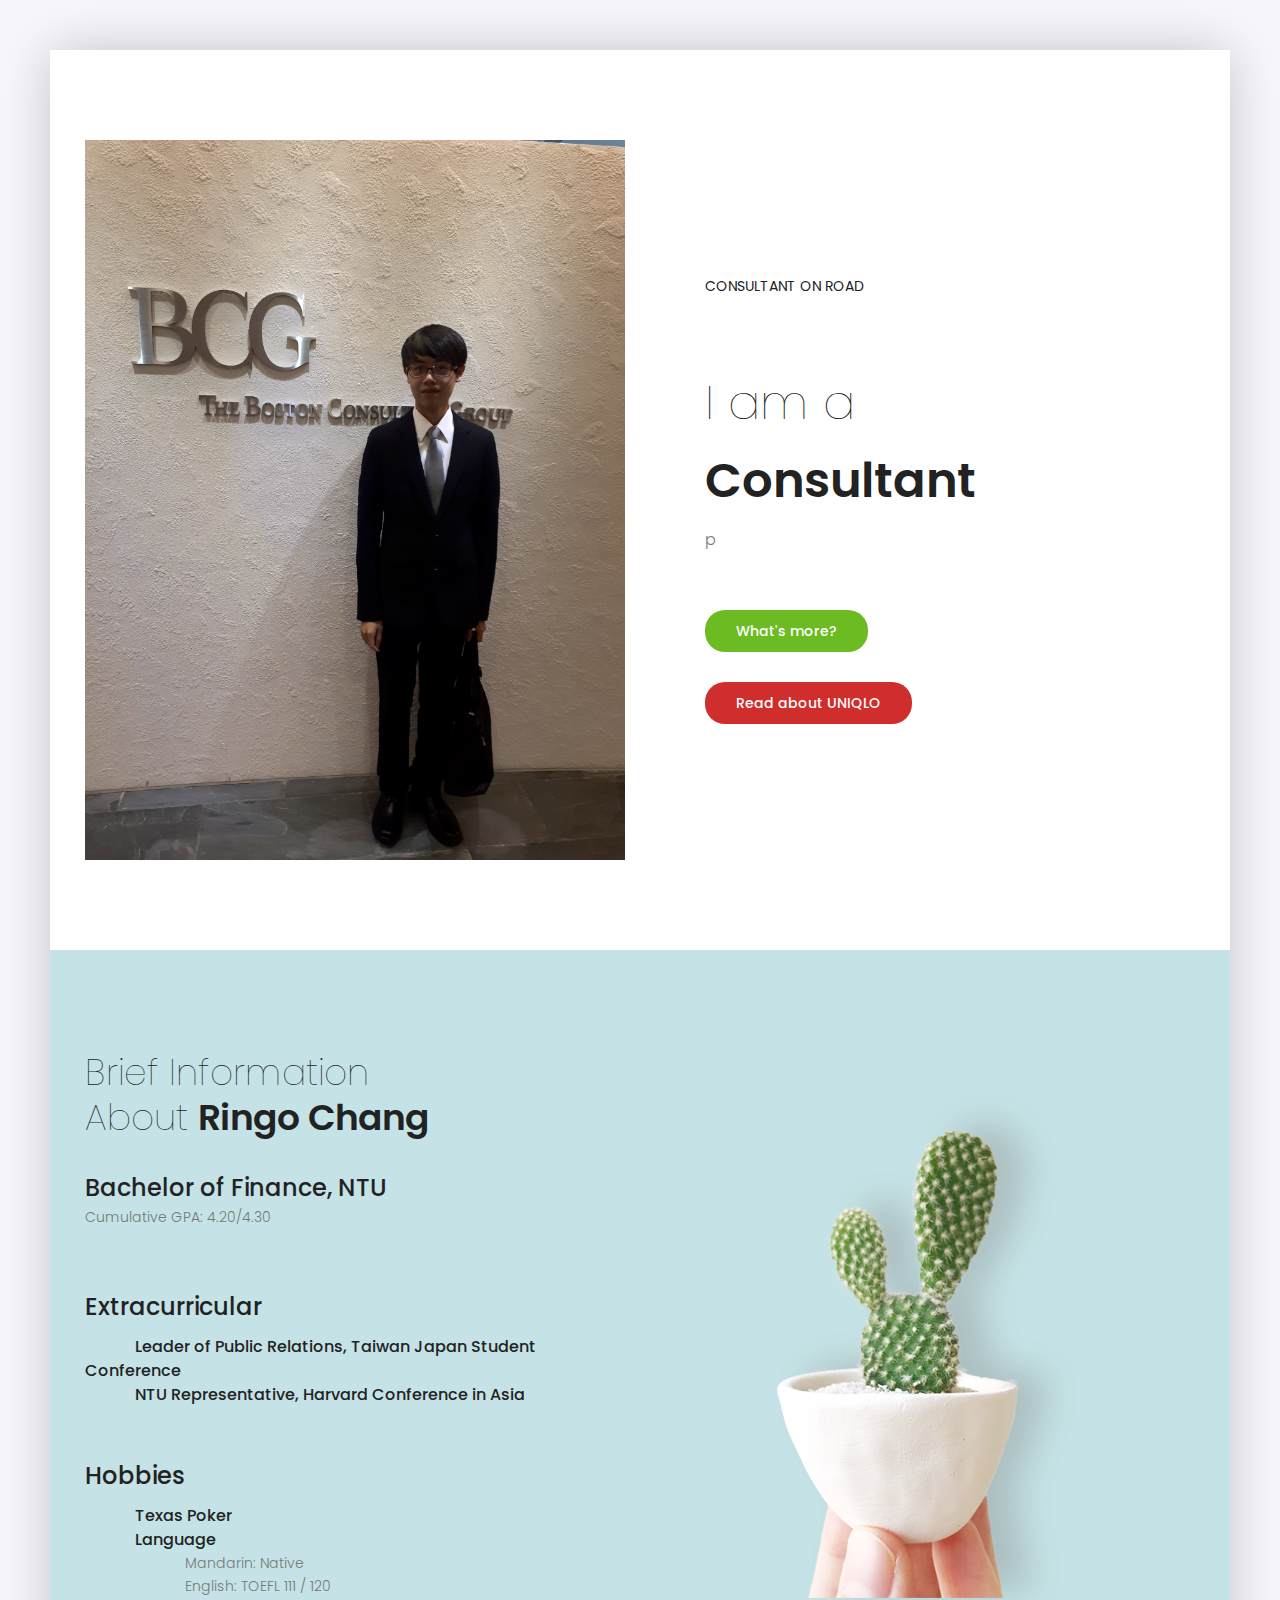
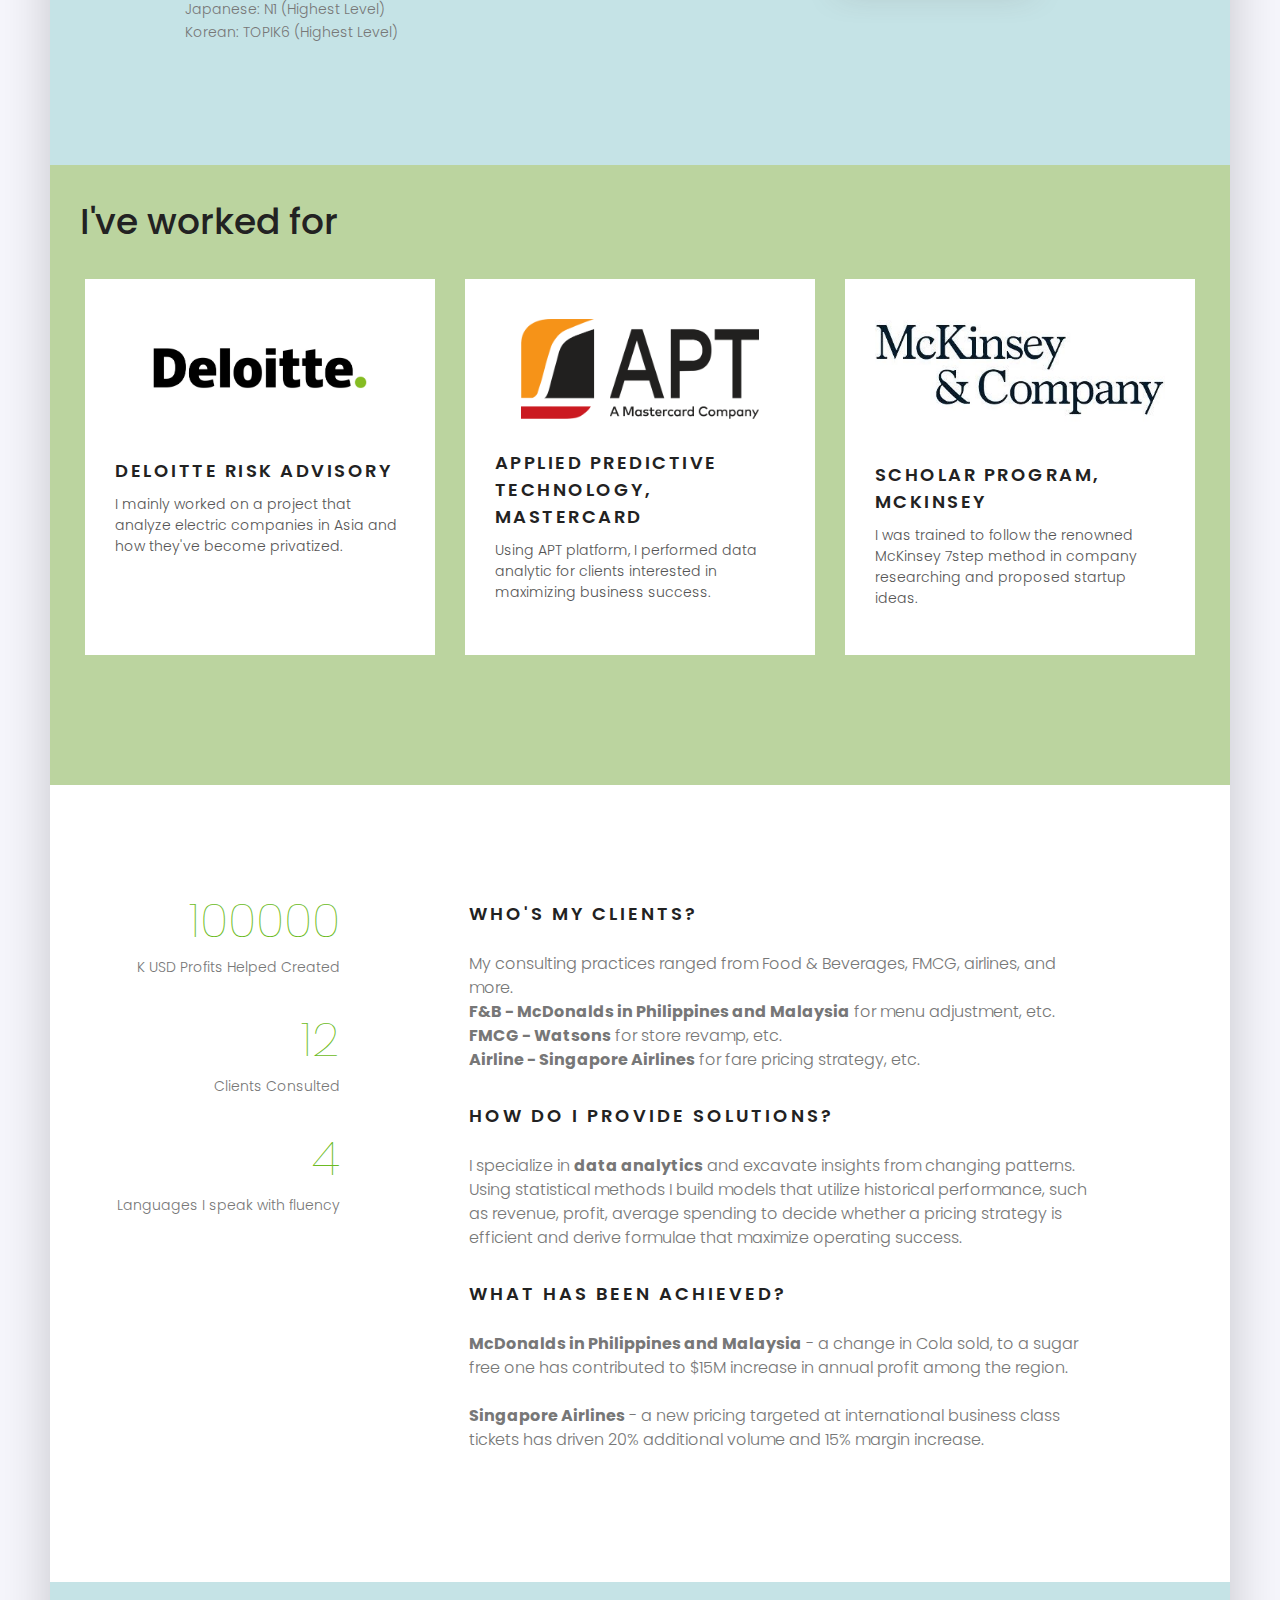
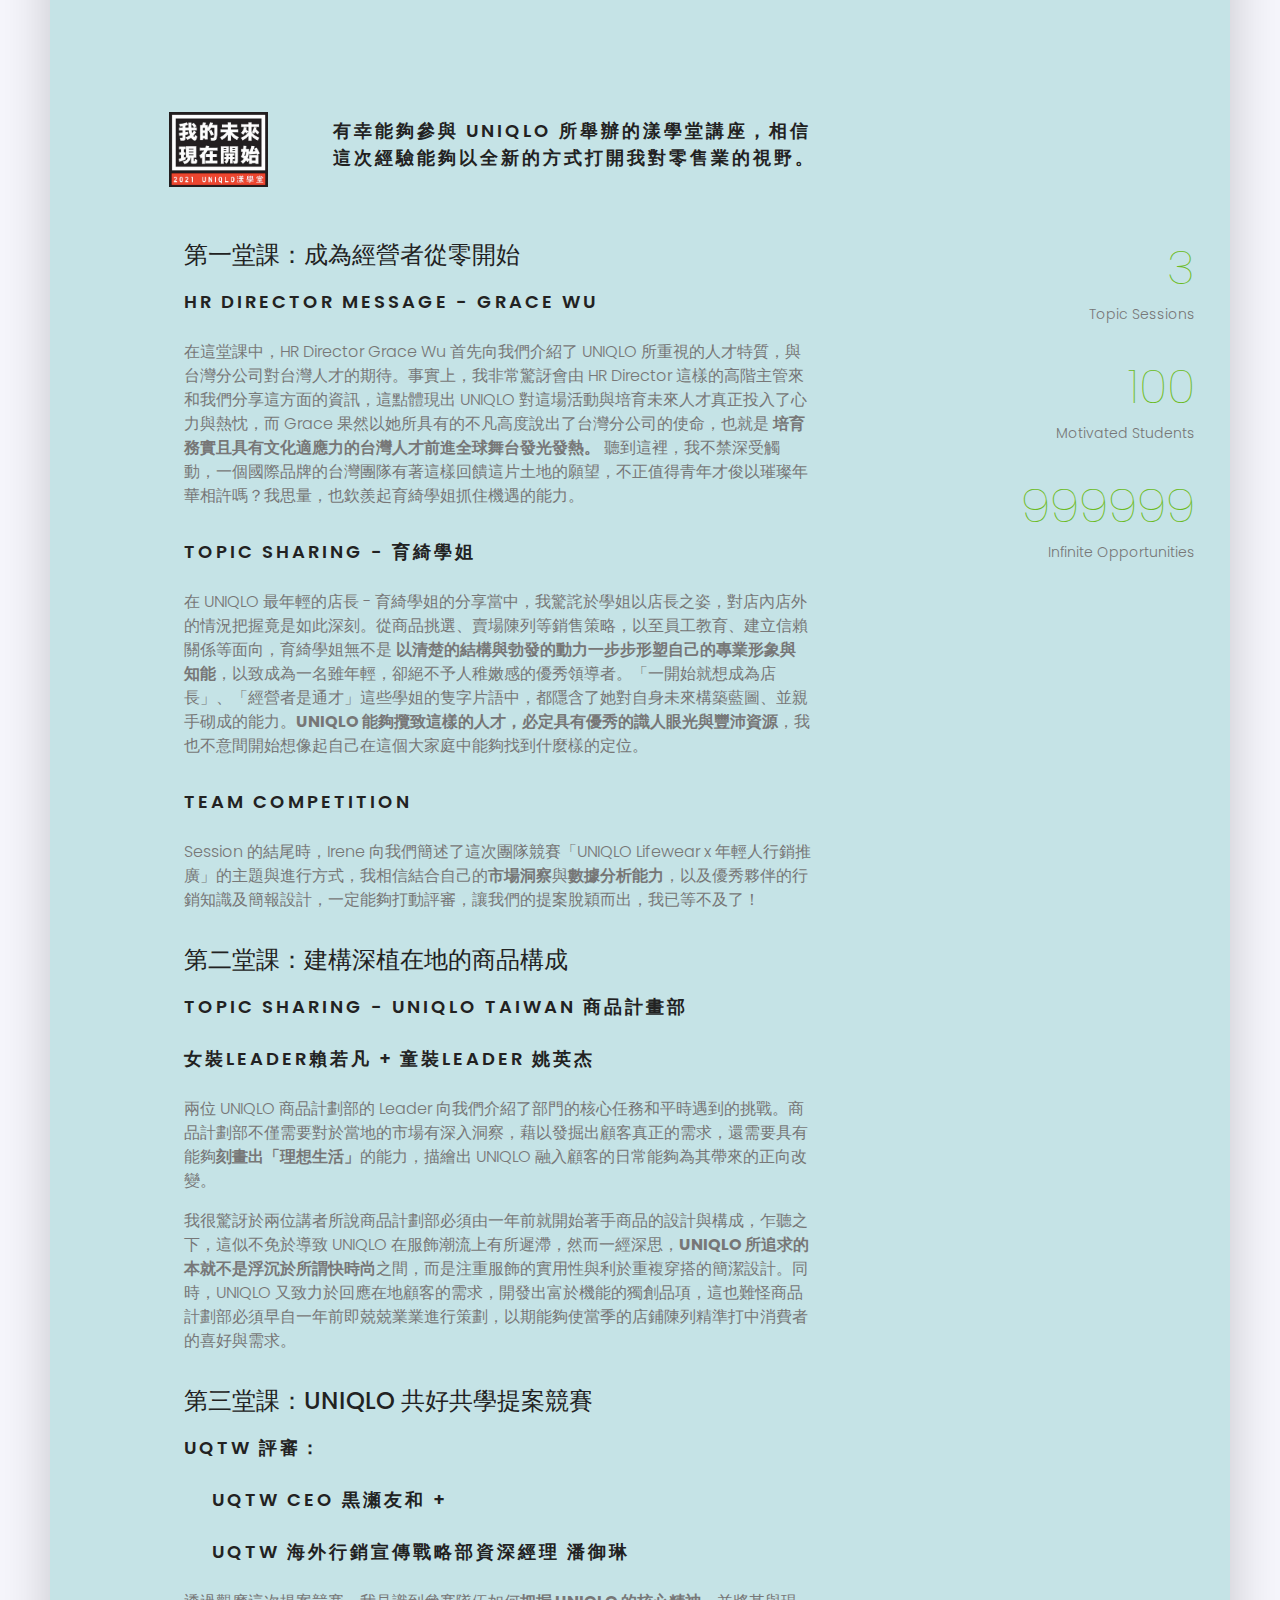
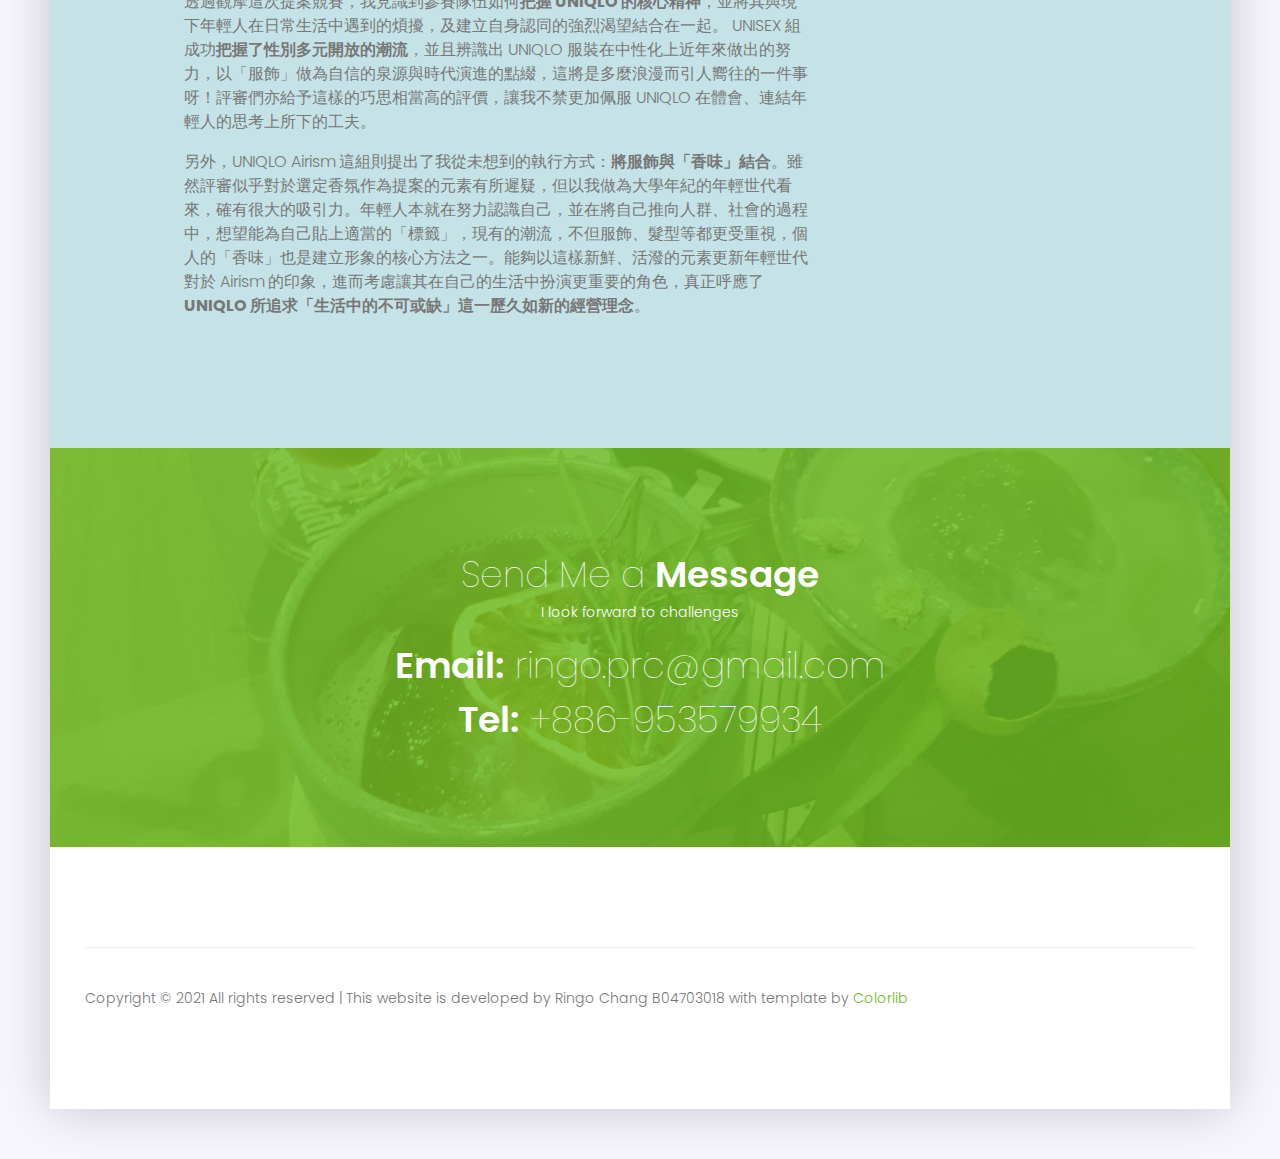
<file: index.html>
<html lang="en" class="no-js">

<head>

    <meta name="viewport" content="width=device-width, initial-scale=1, shrink-to-fit=no">
    <meta name="description" content="">
    <meta name="keywords" content="">
    <meta charset="UTF-8">

    <title>Ringo Chang</title>
    <link href="https://fonts.googleapis.com/css?family=Poppins:100,300,500" rel="stylesheet">

    <!-- BootStrap css etc -->
    <link rel="stylesheet" href="css/linearicons.css">
    <link rel="stylesheet" href="css/owl.carousel.css">
    <link rel="stylesheet" href="css/font-awesome.min.css">
    <link rel="stylesheet" href="css/nice-select.css">
    <link rel="stylesheet" href="css/magnific-popup.css">
    <link rel="stylesheet" href="css/bootstrap.css">

    <!-- Custom css -->
    <link rel="stylesheet" href="css/main.css">

</head>

<body>
    <div class="oz-body-wrap">

        <section class="banner-area relative">
            <div class="container">
                <div class="row fullscreen align-items-center justify-content-center" style="height: 561px;">
                    <div class="banner-left col-lg-6">
                        <!-- Carousel -->
                        <div id="carouselExampleSlidesOnly" class="carousel slide" data-ride="carousel">
                            <div class="carousel-inner">
                                <div class="carousel-item active">
                                    <img src="img/profile1.jpg" class="d-block w-100" alt="2">
                                </div>
                                <div class="carousel-item">
                                    <img src="img/profile2.jpg" class="d-block w-100" alt="2">
                                </div>
                            </div>
                        </div>
                    </div>
                    <div class="col-lg-6">
                        <!-- Typing Area -->
                        <div class="story-content" style="
                                margin-left: 50px;">
                            <h6 class="text-uppercase">Consultant on Road</h6>
                            <h1 id="demo"><br></h1>
                            <h1><span id="demo1" class="sp-1"></span></h1>
                            <p id="demo2"><span class="sp-2"></span></p>
                            <div>
                            	<a href="#" id="demo-button" class="genric-btn primary circle arrow" style="margin-bottom: 30px">What's more?</a>
                            </div>
                            <div>
                            	<a href="#uniqlo" id="demo-button1" class="genric-btn primary circle arrow button-uniqlo" style="background: #d02d2d;">Read about UNIQLO</a>
                            </div>
                        </div>
                    </div>
                </div>
            </div>
        </section>

        <section class="about-area pt-100 pb-100">
            <div class="container">
                <div class="row align-items-center">
                    <div class="col-lg-6">
                        <div class="story-content">

                            <h2>Brief Information <br> About <span>Ringo Chang</span></h2>

                            <h3 class="mt-30">Bachelor of Finance, NTU</h3>
                            <p>Cumulative GPA: 4.20/4.30</p>

                            <h3 class="mt-30" style="margin-bottom: 10px;">Extracurricular</h3>
                            <h5><span style="padding-left: 50px;">Leader of Public Relations, Taiwan Japan Student Conference</span></h5>
                            <h5><span style="padding-left: 50px;">NTU Representative, Harvard Conference in Asia</span></h5>
                            <br>

                            <h3 class="mt-30" style="margin-bottom: 10px;">Hobbies</h3>
                            <h5><span style="padding-left: 50px;">Texas Poker</span></h5>
                            <h5><span style="padding-left: 50px;">Language</span></h5>
                            <p class="p_language">Mandarin: Native</p>
                            <p class="p_language">English: TOEFL 111 / 120</p>
                            <p class="p_language">Japanese: N1 (Highest Level)</p>
                            <p class="p_language">Korean: TOPIK6 (Highest Level)</p>
                            <br>


                        </div>
                    </div>
                    <div class="col-lg-6">
                        <img class="img-fluid d-flex mx-auto" src="img/about.png" alt="">
                    </div>
                </div>
            </div>
        </section>

        <section class="feature-area relative work-main">
            <div class="row" style="margin-left: 30px;">
                <h1>I've worked for</h1>
            </div>
        </section>

        <section class="feature-area pb-100  relative">
            <div class="overlay overlay-bg"></div>
            <div class="container">

                <div class="row">
                    <div class="col-lg-4 col-sm-6 d-flex align-items-stretch">
                        <div class="single-feature">
                            <div>
                                <img class="img-fluid d-flex mx-auto" src="img/logo1.jpg" alt="">
                            </div>
                            <div class="desc">
                                <h2 class="text-uppercase">Deloitte Risk Advisory</h2>
                                <p>
                                    I mainly worked on a project that analyze electric companies in Asia and how they've become privatized.
                                </p>
                            </div>
                        </div>
                    </div>
                    <div class="col-lg-4 col-sm-6 d-flex align-items-stretch">
                        <div class="single-feature">
                            <div>
                                <img class="img-fluid d-flex mx-auto" src="img/logo2.jpg" alt="" style="
                                    height: 100px;
                                    margin-top: 10px;
                                    margin-bottom: 10px;
                                ">
                            </div>
                            <div class="desc">

                                <h2 class="text-uppercase">Applied Predictive Technology, MasterCard</h2>
                                <p>
                                    Using APT platform, I performed data analytic for clients interested in maximizing business success.
                                </p>
                            </div>
                        </div>
                    </div>
                    <div class="col-lg-4 col-sm-6 d-flex align-items-stretch">
                        <div class="single-feature">
                            <div>
                                <img class="img-fluid d-flex mx-auto" src="img/logo3.jpg" alt="">
                            </div>
                            <div class="desc">
                                <h2 class="text-uppercase">Scholar Program,<br>McKinsey</h2>
                                <p>
                                    I was trained to follow the renowned McKinsey 7step method in company researching and proposed startup ideas.
                                </p>
                            </div>
                        </div>
                    </div>
                </div>
            </div>
        </section>

        <section class="faq-area pt-100 pb-100">
            <div class="container">
                <div class="row">
                    <div class="counter-left col-lg-3 col-md-3">

                        <!-- First Counter -->
                        <div class="single-facts">
                            <h2 class="counter">100000</h2>
                            <p>K USD Profits Helped Created</p>
                        </div>

                        <!-- Second Counter -->
                        <div class="single-facts">
                            <h2 class="counter">12</h2>
                            <p>Clients Consulted</p>
                        </div>

                        <!-- Third Counter -->
                        <div class="single-facts">
                            <h2 class="counter">4</h2>
                            <p>Languages I speak with fluency</p>
                        </div>
                    </div>

                    <div class="faq-content col-lg-9 col-md-9">
                        <div class="single-faq">
                            <h2 class="text-uppercase">Who's my clients?</h2>
                            <p>
                                My consulting practices ranged from Food &amp; Beverages, FMCG, airlines, and more. <br> <span style="
                                font-weight: bold;
                            ">F&amp;B - McDonalds in Philippines and Malaysia</span> for menu adjustment, etc. <br> <span style="
    font-weight: bold;
">FMCG - Watsons</span> for store revamp, etc. <br> <span style="
                                font-weight: bold;
                            ">Airline - Singapore Airlines</span> for fare pricing strategy, etc.
                            </p>

                        </div>
                        <div class="single-faq">
                            <h2 class="text-uppercase">How do I provide solutions?</h2>
                            <p>
                                I specialize in <span style="
                                font-weight: bold;
                            ">data analytics</span> and excavate insights from changing patterns. Using statistical methods I build models that utilize historical performance, such as revenue, profit, average spending to decide whether a pricing strategy
                                is efficient and derive formulae that maximize operating success.
                            </p>
                        </div>
                        <div class="single-faq">
                            <h2 class="text-uppercase">What has been achieved?</h2>
                            <p>
                                <span style="
                                font-weight: bold;
                            ">McDonalds in Philippines and Malaysia</span> - a change in Cola sold, to a sugar free one has contributed to $15M increase in annual profit among the region.<br><br> <span style="
                                font-weight: bold;
                            ">Singapore Airlines</span> - a new pricing targeted at international business class tickets has driven 20% additional volume and 15% margin increase.
                            </p>
                        </div>
                    </div>
                </div>
            </div>
        </section>

        <section id="uniqlo" class="faq-area pt-100 pb-100" style="background: rgb(197 227 230);">
            <div class="container">
                <div class="row">

                    <div class="faq-content col-lg-9 col-md-9">

                    	<div class="row">
	                    		<div class="faq-content col-lg-3 col-md-3" style="padding-left: 0px;">
	                    			<img class="img-fluid d-flex mx-auto" src="img/uniqlo_1.png" alt="" style="margin-bottom: 50px;margin-top: 30px;">
	                    		</div>
	                    		<div class="faq-content col-lg-9 col-md-9" style="
								    padding-top: 20px;
								    padding-left: 0px;
								    padding-right: 0px;
								">
								<h2 class="text-uppercase" style="
								    font-size: 18px;
								    font-weight: 600;
								    letter-spacing: 3px;
								    margin-top: 15px;
								    margin-bottom: 25px;
								">有幸能夠參與 UNIQLO 所舉辦的漾學堂講座，相信這次經驗能夠以全新的方式打開我對零售業的視野。</h2>
	                    		</div>
                    	</div>

                        	<div class="single-faq">
                          
                            <h3 class="text-uppercase">第一堂課：成為經營者從零開始</h2>
                            <h2 class="text-uppercase">HR Director Message - Grace Wu</h2>
                            <p>
                              
								在這堂課中，HR Director Grace Wu 首先向我們介紹了 UNIQLO 所重視的人才特質，與台灣分公司對台灣人才的期待。事實上，我非常驚訝會由 HR Director 這樣的高階主管來和我們分享這方面的資訊，這點體現出 UNIQLO 對這場活動與培育未來人才真正投入了心力與熱忱，而 Grace 果然以她所具有的不凡高度說出了台灣分公司的使命，也就是
  								<span style="font-weight: bold;">培育務實且具有文化適應力的台灣人才前進全球舞台發光發熱。</span>

                                聽到這裡，我不禁深受觸動，一個國際品牌的台灣團隊有著這樣回饋這片土地的願望，不正值得青年才俊以璀璨年華相許嗎？我思量，也欽羨起育綺學姐抓住機遇的能力。

                            </p>

                        </div>
                        <div class="single-faq">
                            <h2 class="text-uppercase">Topic Sharing - 育綺學姐</h2>
                            <p>
                                在 UNIQLO 最年輕的店長 - 育綺學姐的分享當中，我驚詫於學姐以店長之姿，對店內店外的情況把握竟是如此深刻。從商品挑選、賣場陳列等銷售策略，以至員工教育、建立信賴關係等面向，育綺學姐無不是
                                <span style="font-weight: bold;">以清楚的結構與勃發的動力一步步形塑自己的專業形象與知能</span>，以致成為一名雖年輕，卻絕不予人稚嫩感的優秀領導者。「一開始就想成為店長」、「經營者是通才」這些學姐的隻字片語中，都隱含了她對自身未來構築藍圖、並親手砌成的能力。<span style="font-weight: bold;">UNIQLO 能夠攬致這樣的人才，必定具有優秀的識人眼光與豐沛資源</span>，我也不意間開始想像起自己在這個大家庭中能夠找到什麼樣的定位。
                            </p>
                        </div>
                        <div class="single-faq">
                            <h2 class="text-uppercase">Team Competition</h2>
                            <p>
                            Session 的結尾時，Irene 向我們簡述了這次團隊競賽「UNIQLO Lifewear x 年輕人行銷推廣」的主題與進行方式，我相信結合自己的<span style="font-weight: bold;">市場洞察</span>與<span style="font-weight: bold;">數據分析能力</span>，以及優秀夥伴的行銷知識及簡報設計，一定能夠打動評審，讓我們的提案脫穎而出，我已等不及了！
                            </p>
                        </div>

                      <div class="single-faq">
                          
                            <h3 class="text-uppercase">第二堂課：建構深植在地的商品構成</h3>
                            <h2 class="text-uppercase">TOPIC SHARING - UNIQLO Taiwan 商品計畫部</h2>
                            <h2 class="text-uppercase">女裝Leader賴若凡 + 童裝Leader 姚英杰
							</h2>
                            <p>

                            	兩位 UNIQLO 商品計劃部的 Leader 向我們介紹了部門的核心任務和平時遇到的挑戰。商品計劃部不僅需要對於當地的市場有深入洞察，藉以發掘出顧客真正的需求，還需要具有能夠<span style="font-weight: bold;">刻畫出「理想生活」</span>的能力，描繪出 UNIQLO 融入顧客的日常能夠為其帶來的正向改變。
							</p>
							<p>
								我很驚訝於兩位講者所說商品計劃部必須由一年前就開始著手商品的設計與構成，乍聽之下，這似不免於導致 UNIQLO 在服飾潮流上有所遲滯，然而一經深思，<span style="font-weight: bold;">UNIQLO 所追求的本就不是浮沉於所謂快時尚</span>之間，而是注重服飾的實用性與利於重複穿搭的簡潔設計。同時，UNIQLO 又致力於回應在地顧客的需求，開發出富於機能的獨創品項，這也難怪商品計劃部必須早自一年前即兢兢業業進行策劃，以期能夠使當季的店鋪陳列精準打中消費者的喜好與需求。

                            </p>

                    </div>

                    <div class="single-faq">
                          
                            <h3 class="text-uppercase">第三堂課：UNIQLO 共好共學提案競賽</h3>
                            <h2 class="text-uppercase">UQTW 評審：</h2>
                            <h2 class="text-uppercase"> &nbsp;&nbsp;&nbsp;&nbsp;UQTW CEO 黒瀬友和 +
                            </h2>
                            <h2 class="text-uppercase"> &nbsp;&nbsp;&nbsp;&nbsp;UQTW 海外行銷宣傳戰略部資深經理 潘御琳
                            </h2>
                            <p>

                                透過觀摩這次提案競賽，我見識到參賽隊伍如何<span style="font-weight: bold;">把握 UNIQLO 的核心精神</span>，並將其與現下年輕人在日常生活中遇到的煩擾，及建立自身認同的強烈渴望結合在一起。
                                UNISEX 組成功<span style="font-weight: bold;">把握了性別多元開放的潮流</span>，並且辨識出 UNIQLO 服裝在中性化上近年來做出的努力，以「服飾」做為自信的泉源與時代演進的點綴，這將是多麼浪漫而引人嚮往的一件事呀！評審們亦給予這樣的巧思相當高的評價，讓我不禁更加佩服 UNIQLO 在體會、連結年輕人的思考上所下的工夫。

                            </p>
                            <p>
                                另外，UNIQLO Airism 這組則提出了我從未想到的執行方式：<span style="font-weight: bold;">將服飾與「香味」結合</span>。雖然評審似乎對於選定香氛作為提案的元素有所遲疑，但以我做為大學年紀的年輕世代看來，確有很大的吸引力。年輕人本就在努力認識自己，並在將自己推向人群、社會的過程中，想望能為自己貼上適當的「標籤」，現有的潮流，不但服飾、髮型等都更受重視，個人的「香味」也是建立形象的核心方法之一。能夠以這樣新鮮、活潑的元素更新年輕世代對於 Airism 的印象，進而考慮讓其在自己的生活中扮演更重要的角色，真正呼應了 <span style="font-weight: bold;">UNIQLO 所追求「生活中的不可或缺」這一歷久如新的經營理念</span>。

                            </p>

                    </div>
                    </div>

                    <div class="counter-left col-lg-3 col-md-3">

                        <!-- First Counter -->
                        <div class="single-facts" style="padding-top: 150px;">
                            <h2 class="counter">3</h2>
                            <p>Topic Sessions</p>
                        </div>

                        <!-- Second Counter -->
                        <div class="single-facts">
                            <h2 class="counter">100</h2>
                            <p>Motivated Students</p>
                        </div>

                        <!-- Third Counter -->
                        <div class="single-facts">
                            <h2 class="counter">999999</h2>
                            <p>Infinite Opportunities</p>
                        </div>
                    </div>
                </div>
            </div>
        </section>

        <section class="contact-area pt-100 pb-100 relative">
            <div class="overlay overlay-bg"></div>
            <div class="container">
                <div class="row justify-content-center text-center">
                    <div class="single-contact col-lg-6 col-md-8">
                        <h2 class="text-white">Send Me a <span>Message</span></h2>
                        <p class="text-white">I look forward to challenges</p>
                    </div>
                </div>

                <div class="row justify-content-center text-center">
                    <div class="single-contact col-lg-6 col-md-8">
                        <h2 class="text-white"><span>Email:</span> ringo.prc@gmail.com</h2>
                        <h2 class="text-white"><span>Tel:</span> +886-953579934</h2>
                    </div>
                </div>

            </div>
        </section>

        <footer class="section-gap">
            <div class="container">
                <div class="footer-bottom d-flex justify-content-between align-items-center flex-wrap">
                    <p class="footer-text m-0">Copyright © 2021 All rights reserved | This website is developed by Ringo Chang B04703018 with template by <a href="https://colorlib.com" target="_blank">Colorlib</a></p>
                </div>
            </div>
        </footer>

    </div>

    <script type="text/javascript" async="" src="https://www.google-analytics.com/analytics.js"></script>
    <script src="js/vendor/jquery-2.2.4.min.js" type="text/javascript"></script>
    <script src="https://cdnjs.cloudflare.com/ajax/libs/popper.js/1.11.0/umd/popper.min.js" integrity="sha384-b/U6ypiBEHpOf/4+1nzFpr53nxSS+GLCkfwBdFNTxtclqqenISfwAzpKaMNFNmj4" crossorigin="anonymous" type="text/javascript"></script>
    <script src="js/vendor/bootstrap.min.js" type="text/javascript"></script>
    <script src="js/jquery.ajaxchimp.min.js" type="text/javascript"></script>
    <script src="js/owl.carousel.min.js" type="text/javascript"></script>
    <script src="js/jquery.nice-select.min.js" type="text/javascript"></script>
    <script src="js/jquery.magnific-popup.min.js" type="text/javascript"></script>
    <script src="js/jquery.counterup.min.js" type="text/javascript"></script>
    <script src="js/waypoints.min.js" type="text/javascript"></script>
    <script src="js/main.js" type="text/javascript"></script>

    <script type="text/javascript">
        window.dataLayer = window.dataLayer || []

        /* This below is written by Ringo Chang*/
        var i = 0
        var j = 0
        var k = 0
        var t = 2
        var txt = 'I am a';
        var txt01 = 'Consultant'
        var txt11 = 'Value Creator'
        var txt21 = 'Language Learner'

        var txt02 = 'provide solutions to key business decisions'
        var txt12 = 'helped created $100M+ profit'
        var txt22 = 'speak 4 language with fluency'

        var speed = 50 /* The speed/duration of the effect in milliseconds */
        var speed1 = 80
        var speed2 = 30

        var this_txt = ''
        var this_txt2 = ''

        /* print first line: 'I am a' */
        function typeWriter(t) {

            console.log('HERE0:' + t)

            if (i < txt.length) {
                document.getElementById("demo").innerHTML += txt.charAt(i);
                i++;
                setTimeout("typeWriter(" + t + ")", speed);
            }
            if (i == txt.length) {
                typeWriter1(t)
                i++
            }
        }

        /* print second line: ex:'Consultant' */
        function typeWriter1(t) {

            console.log('HERE1:' + t)

            if (t == 0) {
                this_txt = txt11
            } else if (t == 1) {
                this_txt = txt21
            } else if (t == 2) {
                this_txt = txt01
            }

            if (j < this_txt.length) {
                document.getElementById("demo1").innerHTML += this_txt.charAt(j);
                j++;
                setTimeout("typeWriter1(" + t + ")", speed1);
            }
            if (j == this_txt.length) {
                typeWriter2(t)
                j++
            }
        }

        /* print third line: ex:'provide solutions...' */
        function typeWriter2(t) {

            if (t == 0) {
                this_txt2 = txt12
            } else if (t == 1) {
                this_txt2 = txt22
            } else if (t == 2) {
                this_txt2 = txt02
            }

            if (k < this_txt2.length) {
                document.getElementById("demo2").innerHTML += this_txt2.charAt(k);
                k++;
                setTimeout("typeWriter2(" + t + ")", speed2);
            }
            if (k == this_txt2.length) {
                blink_button()
                k++
            }

        }

        /* blink functions: mock hover effect */
        function blink_on() {
            var btn = $('#demo-button1')
            btn.addClass('button-blink')
        }

        function blink_off() {
            var btn = $('#demo-button1')
            btn.removeClass('button-blink')
        }

        function blink_button() {
            blink_on()
            setTimeout(blink_off, 500)
        }

        /* button on click event */
        $('#demo-button').on('click', () => {
            if (t == 0) {
                t = 1
            } else if (t == 1) {
                t = 2
            } else if (t == 2) {
                t = 0
            }
            document.getElementById("demo").innerHTML = ''
            document.getElementById("demo1").innerHTML = ''
            document.getElementById("demo2").innerHTML = ''
            i = 0
            j = 0
            k = 0
            typeWriter(t)
        })

        /* When website initialize */
        function typeAll() {
            typeWriter(t)
        }
        $(typeAll())
    </script>

</body>

</html>
</file>
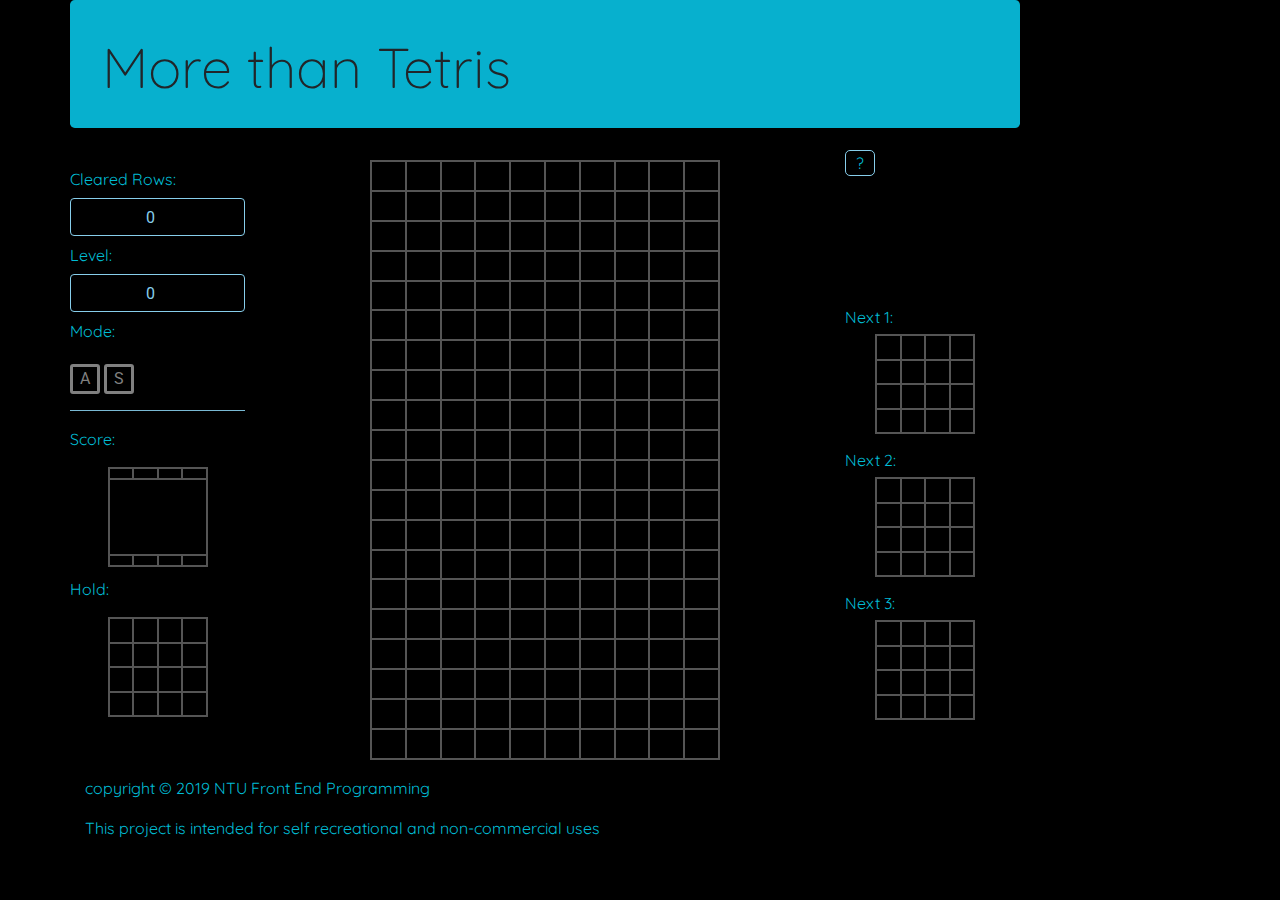
<file: Final/index.html>
<!doctype html>
<html lang="zh-TW">

<head>
    <!-- Required meta tags -->
    <meta charset="utf-8">
    <meta name="viewport" content="width=device-width, initial-scale=1, shrink-to-fit=no">

    <!-- Bootstrap CSS -->
    <link rel="stylesheet" href="https://stackpath.bootstrapcdn.com/bootstrap/4.3.1/css/bootstrap.min.css" integrity="sha384-ggOyR0iXCbMQv3Xipma34MD+dH/1fQ784/j6cY/iJTQUOhcWr7x9JvoRxT2MZw1T" crossorigin="anonymous">

    <!-- Google Fonts -->
    <link href="https://fonts.googleapis.com/css?family=Comfortaa|Dosis|Josefin+Sans|Quicksand|Roboto&display=swap" rel="stylesheet">

    <!-- 引用自已定義的CSS -->
    <link rel="stylesheet" href="./css/tetris.css">
    <title>More than Tetris</title>
</head>

<body>

    <div class="container">

        <!-- 標題 -->
        <div class="row">
            <div class="col-sm-10" style="padding: 0px;">
                <div class="jumbotron" style="height: 120px;">
                    <h1 class="display-4" style="margin-top: -30px;">More than Tetris</h1>
                </div>
            </div>
        </div>

        <!-- 表單 -->
        <div class="row">
            <div class="col">
                <form>
                    <!--
                        <div class="form-group row">
                        <label for="cleared_rows" class="col-sm-1 col-form-label">Cleared Rows:</label>
                        <div class="col-sm-3">
                            <input type="number" class="form-control" id="cleared_rows" value="0" disabled>
                        </div>

                        <label for="now_level" class="col-sm-1 col-form-label">Level:</label>
                        <div class="col-sm-2">
                            <input type="number" class="form-control" id="now_level" value="0" disabled>
                        </div>

                        <label for="game_speed" class="col-sm-1 col-form-label">Speed:</label>
                        <div class="col-sm-2">
                            <input type="number" class="form-control" id="game_speed" value="0" disabled>
                        </div>
                    </div>
                    -->

                    <div class="form-group row">
                        <div class="col-sm-2" style="padding-left: 0px;">

                            <label for="cleared_rows" class="col-form-label">Cleared Rows:</label>
                            <input type="number" class="form-control" id="cleared_rows" value="0" disabled>

                            <label for="now_level" class="col-form-label">Level:</label>
                            <input type="number" class="form-control" id="now_level" value="0" disabled>

                            <label for="game_mode" class="col-form-label">Mode:</label>
                            <br>
                            <div style="margin-bottom:-10px;">
                                <span id="span_mode" style="color:skyblue;"></span>
                            </div>
                            <br>
                            <div id="mode_A" class="mode_off mode-button">
                                <span>A</span>
                            </div>
                            <div id="mode_S" class="mode_off mode-button">
                                <span>S</span>
                            </div>

                            <hr>

                            <p>Score:</p>
                            <table class="preview_table" style="text-align: center; white-space: nowrap;">
                                <tr>
                                    <td color="gray" class="color-gray"></td>
                                    <td color="gray" class="color-gray"></td>
                                    <td color="gray" class="color-gray"></td>
                                    <td color="gray" class="color-gray"></td>
                                </tr>
                                <tr>
                                    <td id="score" colspan="4" color="gray" class="color-gray" style="font-family: QuickSand; font-weight: bold;">&nbsp;</td>
                                </tr>
                                <tr>
                                    <td color="gray" class="color-gray"></td>
                                    <td color="gray" class="color-gray"></td>
                                    <td color="gray" class="color-gray"></td>
                                    <td color="gray" class="color-gray"></td>
                                </tr>
                            </table>

                            <p style="margin-top:10px;">Hold:</p>
                            <table class="preview_table">
                                <tr>
                                    <td id="n0_00" color="gray" class="color-gray"></td>
                                    <td id="n0_10" color="gray" class="color-gray"></td>
                                    <td id="n0_20" color="gray" class="color-gray"></td>
                                    <td id="n0_30" color="gray" class="color-gray"></td>
                                </tr>
                                <tr>
                                    <td id="n0_01" color="gray" class="color-gray"></td>
                                    <td id="n0_11" color="gray" class="color-gray"></td>
                                    <td id="n0_21" color="gray" class="color-gray"></td>
                                    <td id="n0_31" color="gray" class="color-gray"></td>
                                </tr>
                                <tr>
                                    <td id="n0_02" color="gray" class="color-gray"></td>
                                    <td id="n0_12" color="gray" class="color-gray"></td>
                                    <td id="n0_22" color="gray" class="color-gray"></td>
                                    <td id="n0_32" color="gray" class="color-gray"></td>
                                </tr>
                                <tr>
                                    <td id="n0_03" color="gray" class="color-gray"></td>
                                    <td id="n0_13" color="gray" class="color-gray"></td>
                                    <td id="n0_23" color="gray" class="color-gray"></td>
                                    <td id="n0_33" color="gray" class="color-gray"></td>
                                </tr>
                            </table>
                            <br>
                        </div>
                        <div class="col-sm-6" style="margin-left:0px;margin-right:0px;">

                            <div id="outer-main">

                                <table style="height:600px;width:350px;margin-left:auto;margin-right:auto;">
                                    <tr>
                                        <td id="000" color="gray" class="color-gray">000</td>
                                        <td id="100" color="gray" class="color-gray">100</td>
                                        <td id="200" color="gray" class="color-gray">200</td>
                                        <td id="300" color="gray" class="color-gray">300</td>
                                        <td id="400" color="gray" class="color-gray">400</td>
                                        <td id="500" color="gray" class="color-gray">500</td>
                                        <td id="600" color="gray" class="color-gray">600</td>
                                        <td id="700" color="gray" class="color-gray">700</td>
                                        <td id="800" color="gray" class="color-gray">800</td>
                                        <td id="900" color="gray" class="color-gray">900</td>
                                    </tr>
                                    <tr>
                                        <td id="001" color="gray" class="color-gray">001</td>
                                        <td id="101" color="gray" class="color-gray">101</td>
                                        <td id="201" color="gray" class="color-gray">201</td>
                                        <td id="301" color="gray" class="color-gray">301</td>
                                        <td id="401" color="gray" class="color-gray">401</td>
                                        <td id="501" color="gray" class="color-gray">501</td>
                                        <td id="601" color="gray" class="color-gray">601</td>
                                        <td id="701" color="gray" class="color-gray">701</td>
                                        <td id="801" color="gray" class="color-gray">801</td>
                                        <td id="901" color="gray" class="color-gray">901</td>
                                    </tr>
                                    <tr>
                                        <td id="002" color="gray" class="color-gray">002</td>
                                        <td id="102" color="gray" class="color-gray">102</td>
                                        <td id="202" color="gray" class="color-gray">202</td>
                                        <td id="302" color="gray" class="color-gray">302</td>
                                        <td id="402" color="gray" class="color-gray">402</td>
                                        <td id="502" color="gray" class="color-gray">502</td>
                                        <td id="602" color="gray" class="color-gray">602</td>
                                        <td id="702" color="gray" class="color-gray">702</td>
                                        <td id="802" color="gray" class="color-gray">802</td>
                                        <td id="902" color="gray" class="color-gray">902</td>
                                    </tr>
                                    <tr>
                                        <td id="003" color="gray" class="color-gray">003</td>
                                        <td id="103" color="gray" class="color-gray">103</td>
                                        <td id="203" color="gray" class="color-gray">203</td>
                                        <td id="303" color="gray" class="color-gray">303</td>
                                        <td id="403" color="gray" class="color-gray">403</td>
                                        <td id="503" color="gray" class="color-gray">503</td>
                                        <td id="603" color="gray" class="color-gray">603</td>
                                        <td id="703" color="gray" class="color-gray">703</td>
                                        <td id="803" color="gray" class="color-gray">803</td>
                                        <td id="903" color="gray" class="color-gray">903</td>
                                    </tr>
                                    <tr>
                                        <td id="004" color="gray" class="color-gray">004</td>
                                        <td id="104" color="gray" class="color-gray">104</td>
                                        <td id="204" color="gray" class="color-gray">204</td>
                                        <td id="304" color="gray" class="color-gray">304</td>
                                        <td id="404" color="gray" class="color-gray">404</td>
                                        <td id="504" color="gray" class="color-gray">504</td>
                                        <td id="604" color="gray" class="color-gray">604</td>
                                        <td id="704" color="gray" class="color-gray">704</td>
                                        <td id="804" color="gray" class="color-gray">804</td>
                                        <td id="904" color="gray" class="color-gray">904</td>
                                    </tr>
                                    <tr>
                                        <td id="005" color="gray" class="color-gray">005</td>
                                        <td id="105" color="gray" class="color-gray">105</td>
                                        <td id="205" color="gray" class="color-gray">205</td>
                                        <td id="305" color="gray" class="color-gray">305</td>
                                        <td id="405" color="gray" class="color-gray">405</td>
                                        <td id="505" color="gray" class="color-gray">505</td>
                                        <td id="605" color="gray" class="color-gray">605</td>
                                        <td id="705" color="gray" class="color-gray">705</td>
                                        <td id="805" color="gray" class="color-gray">805</td>
                                        <td id="905" color="gray" class="color-gray">905</td>
                                    </tr>
                                    <tr>
                                        <td id="006" color="gray" class="color-gray">006</td>
                                        <td id="106" color="gray" class="color-gray">106</td>
                                        <td id="206" color="gray" class="color-gray">206</td>
                                        <td id="306" color="gray" class="color-gray">306</td>
                                        <td id="406" color="gray" class="color-gray">406</td>
                                        <td id="506" color="gray" class="color-gray">506</td>
                                        <td id="606" color="gray" class="color-gray">606</td>
                                        <td id="706" color="gray" class="color-gray">706</td>
                                        <td id="806" color="gray" class="color-gray">806</td>
                                        <td id="906" color="gray" class="color-gray">906</td>
                                    </tr>
                                    <tr>
                                        <td id="007" color="gray" class="color-gray">007</td>
                                        <td id="107" color="gray" class="color-gray">107</td>
                                        <td id="207" color="gray" class="color-gray">207</td>
                                        <td id="307" color="gray" class="color-gray">307</td>
                                        <td id="407" color="gray" class="color-gray">407</td>
                                        <td id="507" color="gray" class="color-gray">507</td>
                                        <td id="607" color="gray" class="color-gray">607</td>
                                        <td id="707" color="gray" class="color-gray">707</td>
                                        <td id="807" color="gray" class="color-gray">807</td>
                                        <td id="907" color="gray" class="color-gray">907</td>
                                    </tr>
                                    <tr>
                                        <td id="008" color="gray" class="color-gray">008</td>
                                        <td id="108" color="gray" class="color-gray">108</td>
                                        <td id="208" color="gray" class="color-gray">208</td>
                                        <td id="308" color="gray" class="color-gray">308</td>
                                        <td id="408" color="gray" class="color-gray">408</td>
                                        <td id="508" color="gray" class="color-gray">508</td>
                                        <td id="608" color="gray" class="color-gray">608</td>
                                        <td id="708" color="gray" class="color-gray">708</td>
                                        <td id="808" color="gray" class="color-gray">808</td>
                                        <td id="908" color="gray" class="color-gray">908</td>
                                    </tr>
                                    <tr>
                                        <td id="009" color="gray" class="color-gray">009</td>
                                        <td id="109" color="gray" class="color-gray">109</td>
                                        <td id="209" color="gray" class="color-gray">209</td>
                                        <td id="309" color="gray" class="color-gray">309</td>
                                        <td id="409" color="gray" class="color-gray">409</td>
                                        <td id="509" color="gray" class="color-gray">509</td>
                                        <td id="609" color="gray" class="color-gray">609</td>
                                        <td id="709" color="gray" class="color-gray">709</td>
                                        <td id="809" color="gray" class="color-gray">809</td>
                                        <td id="909" color="gray" class="color-gray">909</td>
                                    </tr>
                                    <tr>
                                        <td id="010" color="gray" class="color-gray">010</td>
                                        <td id="110" color="gray" class="color-gray">110</td>
                                        <td id="210" color="gray" class="color-gray">210</td>
                                        <td id="310" color="gray" class="color-gray">310</td>
                                        <td id="410" color="gray" class="color-gray">410</td>
                                        <td id="510" color="gray" class="color-gray">510</td>
                                        <td id="610" color="gray" class="color-gray">610</td>
                                        <td id="710" color="gray" class="color-gray">710</td>
                                        <td id="810" color="gray" class="color-gray">810</td>
                                        <td id="910" color="gray" class="color-gray">910</td>
                                    </tr>
                                    <tr>
                                        <td id="011" color="gray" class="color-gray">011</td>
                                        <td id="111" color="gray" class="color-gray">111</td>
                                        <td id="211" color="gray" class="color-gray">211</td>
                                        <td id="311" color="gray" class="color-gray">311</td>
                                        <td id="411" color="gray" class="color-gray">411</td>
                                        <td id="511" color="gray" class="color-gray">511</td>
                                        <td id="611" color="gray" class="color-gray">611</td>
                                        <td id="711" color="gray" class="color-gray">711</td>
                                        <td id="811" color="gray" class="color-gray">811</td>
                                        <td id="911" color="gray" class="color-gray">911</td>
                                    </tr>
                                    <tr>
                                        <td id="012" color="gray" class="color-gray">012</td>
                                        <td id="112" color="gray" class="color-gray">112</td>
                                        <td id="212" color="gray" class="color-gray">212</td>
                                        <td id="312" color="gray" class="color-gray">312</td>
                                        <td id="412" color="gray" class="color-gray">412</td>
                                        <td id="512" color="gray" class="color-gray">512</td>
                                        <td id="612" color="gray" class="color-gray">612</td>
                                        <td id="712" color="gray" class="color-gray">712</td>
                                        <td id="812" color="gray" class="color-gray">812</td>
                                        <td id="912" color="gray" class="color-gray">912</td>
                                    </tr>
                                    <tr>
                                        <td id="013" color="gray" class="color-gray">013</td>
                                        <td id="113" color="gray" class="color-gray">113</td>
                                        <td id="213" color="gray" class="color-gray">213</td>
                                        <td id="313" color="gray" class="color-gray">313</td>
                                        <td id="413" color="gray" class="color-gray">413</td>
                                        <td id="513" color="gray" class="color-gray">513</td>
                                        <td id="613" color="gray" class="color-gray">613</td>
                                        <td id="713" color="gray" class="color-gray">713</td>
                                        <td id="813" color="gray" class="color-gray">813</td>
                                        <td id="913" color="gray" class="color-gray">913</td>
                                    </tr>
                                    <tr>
                                        <td id="014" color="gray" class="color-gray">014</td>
                                        <td id="114" color="gray" class="color-gray">114</td>
                                        <td id="214" color="gray" class="color-gray">214</td>
                                        <td id="314" color="gray" class="color-gray">314</td>
                                        <td id="414" color="gray" class="color-gray">414</td>
                                        <td id="514" color="gray" class="color-gray">514</td>
                                        <td id="614" color="gray" class="color-gray">614</td>
                                        <td id="714" color="gray" class="color-gray">714</td>
                                        <td id="814" color="gray" class="color-gray">814</td>
                                        <td id="914" color="gray" class="color-gray">914</td>
                                    </tr>
                                    <tr>
                                        <td id="015" color="gray" class="color-gray">015</td>
                                        <td id="115" color="gray" class="color-gray">115</td>
                                        <td id="215" color="gray" class="color-gray">215</td>
                                        <td id="315" color="gray" class="color-gray">315</td>
                                        <td id="415" color="gray" class="color-gray">415</td>
                                        <td id="515" color="gray" class="color-gray">515</td>
                                        <td id="615" color="gray" class="color-gray">615</td>
                                        <td id="715" color="gray" class="color-gray">715</td>
                                        <td id="815" color="gray" class="color-gray">815</td>
                                        <td id="915" color="gray" class="color-gray">915</td>
                                    </tr>
                                    <tr>
                                        <td id="016" color="gray" class="color-gray">016</td>
                                        <td id="116" color="gray" class="color-gray">116</td>
                                        <td id="216" color="gray" class="color-gray">216</td>
                                        <td id="316" color="gray" class="color-gray">316</td>
                                        <td id="416" color="gray" class="color-gray">416</td>
                                        <td id="516" color="gray" class="color-gray">516</td>
                                        <td id="616" color="gray" class="color-gray">616</td>
                                        <td id="716" color="gray" class="color-gray">716</td>
                                        <td id="816" color="gray" class="color-gray">816</td>
                                        <td id="916" color="gray" class="color-gray">916</td>
                                    </tr>
                                    <tr>
                                        <td id="017" color="gray" class="color-gray">017</td>
                                        <td id="117" color="gray" class="color-gray">117</td>
                                        <td id="217" color="gray" class="color-gray">217</td>
                                        <td id="317" color="gray" class="color-gray">317</td>
                                        <td id="417" color="gray" class="color-gray">417</td>
                                        <td id="517" color="gray" class="color-gray">517</td>
                                        <td id="617" color="gray" class="color-gray">617</td>
                                        <td id="717" color="gray" class="color-gray">717</td>
                                        <td id="817" color="gray" class="color-gray">817</td>
                                        <td id="917" color="gray" class="color-gray">917</td>
                                    </tr>
                                    <tr>
                                        <td id="018" color="gray" class="color-gray">018</td>
                                        <td id="118" color="gray" class="color-gray">118</td>
                                        <td id="218" color="gray" class="color-gray">218</td>
                                        <td id="318" color="gray" class="color-gray">318</td>
                                        <td id="418" color="gray" class="color-gray">418</td>
                                        <td id="518" color="gray" class="color-gray">518</td>
                                        <td id="618" color="gray" class="color-gray">618</td>
                                        <td id="718" color="gray" class="color-gray">718</td>
                                        <td id="818" color="gray" class="color-gray">818</td>
                                        <td id="918" color="gray" class="color-gray">918</td>
                                    </tr>
                                    <tr>
                                        <td id="019" color="gray" class="color-gray">019</td>
                                        <td id="119" color="gray" class="color-gray">119</td>
                                        <td id="219" color="gray" class="color-gray">219</td>
                                        <td id="319" color="gray" class="color-gray">319</td>
                                        <td id="419" color="gray" class="color-gray">419</td>
                                        <td id="519" color="gray" class="color-gray">519</td>
                                        <td id="619" color="gray" class="color-gray">619</td>
                                        <td id="719" color="gray" class="color-gray">719</td>
                                        <td id="819" color="gray" class="color-gray">819</td>
                                        <td id="919" color="gray" class="color-gray">919</td>
                                    </tr>
                                </table>

                            </div>

                        </div>
                        <div class="col-sm-2">

                            <p id="menu_sign" style="border: 1px skyblue solid;
                                text-align: center;
                                width: 30px;
                                border-radius: 5px;
                                margin-top: -10px;
                                margin-bottom: 5px;">?</p>

                            <table id="menu_table" class="preview_table hide_menu" style="text-align: center;">
                                <tr>
                                    <td colspan="2" color="gray" class="color-gray menu" style="color: skyblue;font-family: QuickSand; font-weight: bold;">[&lt/&gt]</td>
                                    <td colspan="2" color="gray" class="color-gray menu">left/right</td>
                                    <td colspan="2" color="gray" class="color-gray menu" style="color: skyblue;font-family: QuickSand; font-weight: bold;">[p]</td>
                                    <td colspan="2" color="gray" class="color-gray menu">pause</td>
                                </tr>
                                <tr>
                                    <td colspan="2" color="gray" class="color-gray" style="color: skyblue;font-family: QuickSand; font-weight: bold;">[^/z]</td>
                                    <td colspan="2" color="gray" class="color-gray menu">turn</td>
                                    <td colspan="2" color="gray" class="color-gray" style="color: skyblue;font-family: QuickSand; font-weight: bold;">[n]</td>
                                    <td colspan="2" color="gray" class="color-gray menu">new game</td>
                                </tr>
                                <tr>
                                    <td colspan="2" color="gray" class="color-gray" style="color: skyblue;font-family: QuickSand; font-weight: bold;">[Shift]</td>
                                    <td colspan="2" color="gray" class="color-gray menu">hold</td>
                                </tr>
                                <tr>
                                    <td colspan="2" color="gray" class="color-gray" style="color: skyblue;font-family: QuickSand; font-weight: bold;">[Space]</td>
                                    <td colspan="2" color="gray" class="color-gray menu">drop</td>
                                </tr>
                            </table>

                            <p style="margin-top: 10px;margin-bottom: 5px;">Next 1:</p>
                            <table class="preview_table">
                                <tr>
                                    <td id="n1_00" color="gray" class="color-gray"></td>
                                    <td id="n1_10" color="gray" class="color-gray"></td>
                                    <td id="n1_20" color="gray" class="color-gray"></td>
                                    <td id="n1_30" color="gray" class="color-gray"></td>
                                </tr>
                                <tr>
                                    <td id="n1_01" color="gray" class="color-gray"></td>
                                    <td id="n1_11" color="gray" class="color-gray"></td>
                                    <td id="n1_21" color="gray" class="color-gray"></td>
                                    <td id="n1_31" color="gray" class="color-gray"></td>
                                </tr>
                                <tr>
                                    <td id="n1_02" color="gray" class="color-gray"></td>
                                    <td id="n1_12" color="gray" class="color-gray"></td>
                                    <td id="n1_22" color="gray" class="color-gray"></td>
                                    <td id="n1_32" color="gray" class="color-gray"></td>
                                </tr>
                                <tr>
                                    <td id="n1_03" color="gray" class="color-gray"></td>
                                    <td id="n1_13" color="gray" class="color-gray"></td>
                                    <td id="n1_23" color="gray" class="color-gray"></td>
                                    <td id="n1_33" color="gray" class="color-gray"></td>
                                </tr>
                            </table>
                            <br>

                            <p style="margin-top: -10px;margin-bottom: 5px;">Next 2:</p>
                            <table class="preview_table">
                                <tr>
                                    <td id="n2_00" color="gray" class="color-gray"></td>
                                    <td id="n2_10" color="gray" class="color-gray"></td>
                                    <td id="n2_20" color="gray" class="color-gray"></td>
                                    <td id="n2_30" color="gray" class="color-gray"></td>
                                </tr>
                                <tr>
                                    <td id="n2_01" color="gray" class="color-gray"></td>
                                    <td id="n2_11" color="gray" class="color-gray"></td>
                                    <td id="n2_21" color="gray" class="color-gray"></td>
                                    <td id="n2_31" color="gray" class="color-gray"></td>
                                </tr>
                                <tr>
                                    <td id="n2_02" color="gray" class="color-gray"></td>
                                    <td id="n2_12" color="gray" class="color-gray"></td>
                                    <td id="n2_22" color="gray" class="color-gray"></td>
                                    <td id="n2_32" color="gray" class="color-gray"></td>
                                </tr>
                                <tr>
                                    <td id="n2_03" color="gray" class="color-gray"></td>
                                    <td id="n2_13" color="gray" class="color-gray"></td>
                                    <td id="n2_23" color="gray" class="color-gray"></td>
                                    <td id="n2_33" color="gray" class="color-gray"></td>
                                </tr>
                            </table>
                            <br>

                            <p style="margin-top: -10px;margin-bottom: 5px;">Next 3:</p>
                            <table class="preview_table">
                                <tr>
                                    <td id="n3_00" color="gray" class="color-gray"></td>
                                    <td id="n3_10" color="gray" class="color-gray"></td>
                                    <td id="n3_20" color="gray" class="color-gray"></td>
                                    <td id="n3_30" color="gray" class="color-gray"></td>
                                </tr>
                                <tr>
                                    <td id="n3_01" color="gray" class="color-gray"></td>
                                    <td id="n3_11" color="gray" class="color-gray"></td>
                                    <td id="n3_21" color="gray" class="color-gray"></td>
                                    <td id="n3_31" color="gray" class="color-gray"></td>
                                </tr>
                                <tr>
                                    <td id="n3_02" color="gray" class="color-gray"></td>
                                    <td id="n3_12" color="gray" class="color-gray"></td>
                                    <td id="n3_22" color="gray" class="color-gray"></td>
                                    <td id="n3_32" color="gray" class="color-gray"></td>
                                </tr>
                                <tr>
                                    <td id="n3_03" color="gray" class="color-gray"></td>
                                    <td id="n3_13" color="gray" class="color-gray"></td>
                                    <td id="n3_23" color="gray" class="color-gray"></td>
                                    <td id="n3_33" color="gray" class="color-gray"></td>
                                </tr>
                            </table>

                        </div>
                    </div>


                </form>
            </div>
        </div>

        <div class="row">
            <div class="col">
                <footer style="color:aliceblue">
                    <p> copyright &copy; 2019 NTU Front End Programming </p>
                    <p> This project is intended for self recreational and non-commercial uses </p>
                </footer>
            </div>
        </div>
    </div>

    <!-- Optional JavaScript -->
    <!-- jQuery first, then Popper.js, then Bootstrap JS -->
    <script src="https://code.jquery.com/jquery-3.3.1.slim.min.js" integrity="sha384-q8i/X+965DzO0rT7abK41JStQIAqVgRVzpbzo5smXKp4YfRvH+8abtTE1Pi6jizo" crossorigin="anonymous"></script>
    <script src="https://cdnjs.cloudflare.com/ajax/libs/popper.js/1.14.7/umd/popper.min.js" integrity="sha384-UO2eT0CpHqdSJQ6hJty5KVphtPhzWj9WO1clHTMGa3JDZwrnQq4sF86dIHNDz0W1" crossorigin="anonymous"></script>
    <script src="https://stackpath.bootstrapcdn.com/bootstrap/4.3.1/js/bootstrap.min.js" integrity="sha384-JjSmVgyd0p3pXB1rRibZUAYoIIy6OrQ6VrjIEaFf/nJGzIxFDsf4x0xIM+B07jRM" crossorigin="anonymous"></script>
    <!-- 引用自己寫的 js -->
    <script src="./js/tetris.js"></script>
</body>

</html>
</file>
<file: css/linearicons.css>
@font-face {
	font-family: 'Linearicons-Free';
	src:url('../fonts/Linearicons-Free.eot?w118d');
	src:url('../fonts/Linearicons-Free.eot?#iefixw118d') format('embedded-opentype'),
		url('../fonts/Linearicons-Free.woff2?w118d') format('woff2'),
		url('../fonts/Linearicons-Free.woff?w118d') format('woff'),
		url('../fonts/Linearicons-Free.ttf?w118d') format('truetype'),
		url('../fonts/Linearicons-Free.svg?w118d#Linearicons-Free') format('svg');
	font-weight: normal;
	font-style: normal;
}

.lnr {
	font-family: 'Linearicons-Free';
	speak: none;
	font-style: normal;
	font-weight: normal;
	font-variant: normal;
	text-transform: none;
	line-height: 1;

	/* Better Font Rendering =========== */
	-webkit-font-smoothing: antialiased;
	-moz-osx-font-smoothing: grayscale;
}

.lnr-home:before {
	content: "\e800";
}
.lnr-apartment:before {
	content: "\e801";
}
.lnr-pencil:before {
	content: "\e802";
}
.lnr-magic-wand:before {
	content: "\e803";
}
.lnr-drop:before {
	content: "\e804";
}
.lnr-lighter:before {
	content: "\e805";
}
.lnr-poop:before {
	content: "\e806";
}
.lnr-sun:before {
	content: "\e807";
}
.lnr-moon:before {
	content: "\e808";
}
.lnr-cloud:before {
	content: "\e809";
}
.lnr-cloud-upload:before {
	content: "\e80a";
}
.lnr-cloud-download:before {
	content: "\e80b";
}
.lnr-cloud-sync:before {
	content: "\e80c";
}
.lnr-cloud-check:before {
	content: "\e80d";
}
.lnr-database:before {
	content: "\e80e";
}
.lnr-lock:before {
	content: "\e80f";
}
.lnr-cog:before {
	content: "\e810";
}
.lnr-trash:before {
	content: "\e811";
}
.lnr-dice:before {
	content: "\e812";
}
.lnr-heart:before {
	content: "\e813";
}
.lnr-star:before {
	content: "\e814";
}
.lnr-star-half:before {
	content: "\e815";
}
.lnr-star-empty:before {
	content: "\e816";
}
.lnr-flag:before {
	content: "\e817";
}
.lnr-envelope:before {
	content: "\e818";
}
.lnr-paperclip:before {
	content: "\e819";
}
.lnr-inbox:before {
	content: "\e81a";
}
.lnr-eye:before {
	content: "\e81b";
}
.lnr-printer:before {
	content: "\e81c";
}
.lnr-file-empty:before {
	content: "\e81d";
}
.lnr-file-add:before {
	content: "\e81e";
}
.lnr-enter:before {
	content: "\e81f";
}
.lnr-exit:before {
	content: "\e820";
}
.lnr-graduation-hat:before {
	content: "\e821";
}
.lnr-license:before {
	content: "\e822";
}
.lnr-music-note:before {
	content: "\e823";
}
.lnr-film-play:before {
	content: "\e824";
}
.lnr-camera-video:before {
	content: "\e825";
}
.lnr-camera:before {
	content: "\e826";
}
.lnr-picture:before {
	content: "\e827";
}
.lnr-book:before {
	content: "\e828";
}
.lnr-bookmark:before {
	content: "\e829";
}
.lnr-user:before {
	content: "\e82a";
}
.lnr-users:before {
	content: "\e82b";
}
.lnr-shirt:before {
	content: "\e82c";
}
.lnr-store:before {
	content: "\e82d";
}
.lnr-cart:before {
	content: "\e82e";
}
.lnr-tag:before {
	content: "\e82f";
}
.lnr-phone-handset:before {
	content: "\e830";
}
.lnr-phone:before {
	content: "\e831";
}
.lnr-pushpin:before {
	content: "\e832";
}
.lnr-map-marker:before {
	content: "\e833";
}
.lnr-map:before {
	content: "\e834";
}
.lnr-location:before {
	content: "\e835";
}
.lnr-calendar-full:before {
	content: "\e836";
}
.lnr-keyboard:before {
	content: "\e837";
}
.lnr-spell-check:before {
	content: "\e838";
}
.lnr-screen:before {
	content: "\e839";
}
.lnr-smartphone:before {
	content: "\e83a";
}
.lnr-tablet:before {
	content: "\e83b";
}
.lnr-laptop:before {
	content: "\e83c";
}
.lnr-laptop-phone:before {
	content: "\e83d";
}
.lnr-power-switch:before {
	content: "\e83e";
}
.lnr-bubble:before {
	content: "\e83f";
}
.lnr-heart-pulse:before {
	content: "\e840";
}
.lnr-construction:before {
	content: "\e841";
}
.lnr-pie-chart:before {
	content: "\e842";
}
.lnr-chart-bars:before {
	content: "\e843";
}
.lnr-gift:before {
	content: "\e844";
}
.lnr-diamond:before {
	content: "\e845";
}
.lnr-linearicons:before {
	content: "\e846";
}
.lnr-dinner:before {
	content: "\e847";
}
.lnr-coffee-cup:before {
	content: "\e848";
}
.lnr-leaf:before {
	content: "\e849";
}
.lnr-paw:before {
	content: "\e84a";
}
.lnr-rocket:before {
	content: "\e84b";
}
.lnr-briefcase:before {
	content: "\e84c";
}
.lnr-bus:before {
	content: "\e84d";
}
.lnr-car:before {
	content: "\e84e";
}
.lnr-train:before {
	content: "\e84f";
}
.lnr-bicycle:before {
	content: "\e850";
}
.lnr-wheelchair:before {
	content: "\e851";
}
.lnr-select:before {
	content: "\e852";
}
.lnr-earth:before {
	content: "\e853";
}
.lnr-smile:before {
	content: "\e854";
}
.lnr-sad:before {
	content: "\e855";
}
.lnr-neutral:before {
	content: "\e856";
}
.lnr-mustache:before {
	content: "\e857";
}
.lnr-alarm:before {
	content: "\e858";
}
.lnr-bullhorn:before {
	content: "\e859";
}
.lnr-volume-high:before {
	content: "\e85a";
}
.lnr-volume-medium:before {
	content: "\e85b";
}
.lnr-volume-low:before {
	content: "\e85c";
}
.lnr-volume:before {
	content: "\e85d";
}
.lnr-mic:before {
	content: "\e85e";
}
.lnr-hourglass:before {
	content: "\e85f";
}
.lnr-undo:before {
	content: "\e860";
}
.lnr-redo:before {
	content: "\e861";
}
.lnr-sync:before {
	content: "\e862";
}
.lnr-history:before {
	content: "\e863";
}
.lnr-clock:before {
	content: "\e864";
}
.lnr-download:before {
	content: "\e865";
}
.lnr-upload:before {
	content: "\e866";
}
.lnr-enter-down:before {
	content: "\e867";
}
.lnr-exit-up:before {
	content: "\e868";
}
.lnr-bug:before {
	content: "\e869";
}
.lnr-code:before {
	content: "\e86a";
}
.lnr-link:before {
	content: "\e86b";
}
.lnr-unlink:before {
	content: "\e86c";
}
.lnr-thumbs-up:before {
	content: "\e86d";
}
.lnr-thumbs-down:before {
	content: "\e86e";
}
.lnr-magnifier:before {
	content: "\e86f";
}
.lnr-cross:before {
	content: "\e870";
}
.lnr-menu:before {
	content: "\e871";
}
.lnr-list:before {
	content: "\e872";
}
.lnr-chevron-up:before {
	content: "\e873";
}
.lnr-chevron-down:before {
	content: "\e874";
}
.lnr-chevron-left:before {
	content: "\e875";
}
.lnr-chevron-right:before {
	content: "\e876";
}
.lnr-arrow-up:before {
	content: "\e877";
}
.lnr-arrow-down:before {
	content: "\e878";
}
.lnr-arrow-left:before {
	content: "\e879";
}
.lnr-arrow-right:before {
	content: "\e87a";
}
.lnr-move:before {
	content: "\e87b";
}
.lnr-warning:before {
	content: "\e87c";
}
.lnr-question-circle:before {
	content: "\e87d";
}
.lnr-menu-circle:before {
	content: "\e87e";
}
.lnr-checkmark-circle:before {
	content: "\e87f";
}
.lnr-cross-circle:before {
	content: "\e880";
}
.lnr-plus-circle:before {
	content: "\e881";
}
.lnr-circle-minus:before {
	content: "\e882";
}
.lnr-arrow-up-circle:before {
	content: "\e883";
}
.lnr-arrow-down-circle:before {
	content: "\e884";
}
.lnr-arrow-left-circle:before {
	content: "\e885";
}
.lnr-arrow-right-circle:before {
	content: "\e886";
}
.lnr-chevron-up-circle:before {
	content: "\e887";
}
.lnr-chevron-down-circle:before {
	content: "\e888";
}
.lnr-chevron-left-circle:before {
	content: "\e889";
}
.lnr-chevron-right-circle:before {
	content: "\e88a";
}
.lnr-crop:before {
	content: "\e88b";
}
.lnr-frame-expand:before {
	content: "\e88c";
}
.lnr-frame-contract:before {
	content: "\e88d";
}
.lnr-layers:before {
	content: "\e88e";
}
.lnr-funnel:before {
	content: "\e88f";
}
.lnr-text-format:before {
	content: "\e890";
}
.lnr-text-format-remove:before {
	content: "\e891";
}
.lnr-text-size:before {
	content: "\e892";
}
.lnr-bold:before {
	content: "\e893";
}
.lnr-italic:before {
	content: "\e894";
}
.lnr-underline:before {
	content: "\e895";
}
.lnr-strikethrough:before {
	content: "\e896";
}
.lnr-highlight:before {
	content: "\e897";
}
.lnr-text-align-left:before {
	content: "\e898";
}
.lnr-text-align-center:before {
	content: "\e899";
}
.lnr-text-align-right:before {
	content: "\e89a";
}
.lnr-text-align-justify:before {
	content: "\e89b";
}
.lnr-line-spacing:before {
	content: "\e89c";
}
.lnr-indent-increase:before {
	content: "\e89d";
}
.lnr-indent-decrease:before {
	content: "\e89e";
}
.lnr-pilcrow:before {
	content: "\e89f";
}
.lnr-direction-ltr:before {
	content: "\e8a0";
}
.lnr-direction-rtl:before {
	content: "\e8a1";
}
.lnr-page-break:before {
	content: "\e8a2";
}
.lnr-sort-alpha-asc:before {
	content: "\e8a3";
}
.lnr-sort-amount-asc:before {
	content: "\e8a4";
}
.lnr-hand:before {
	content: "\e8a5";
}
.lnr-pointer-up:before {
	content: "\e8a6";
}
.lnr-pointer-right:before {
	content: "\e8a7";
}
.lnr-pointer-down:before {
	content: "\e8a8";
}
.lnr-pointer-left:before {
	content: "\e8a9";
}
</file>
<file: css/nice-select.css>
.nice-select {
  -webkit-tap-highlight-color: transparent;
  background-color: #fff;
  border-radius: 5px;
  border: solid 1px #e8e8e8;
  box-sizing: border-box;
  clear: both;
  cursor: pointer;
  display: block;
  float: left;
  font-family: inherit;
  font-size: 14px;
  font-weight: normal;
  height: 42px;
  line-height: 40px;
  outline: none;
  padding-left: 18px;
  padding-right: 30px;
  position: relative;
  text-align: left !important;
  -webkit-transition: all 0.2s ease-in-out;
  transition: all 0.2s ease-in-out;
  -webkit-user-select: none;
     -moz-user-select: none;
      -ms-user-select: none;
          user-select: none;
  white-space: nowrap;
  width: auto; }
  .nice-select:hover {
    border-color: #dbdbdb; }
  .nice-select:active, .nice-select.open, .nice-select:focus {
    border-color: #999; }
  .nice-select:after {
    border-bottom: 2px solid #999;
    border-right: 2px solid #999;
    content: '';
    display: block;
    height: 5px;
    margin-top: -4px;
    pointer-events: none;
    position: absolute;
    right: 12px;
    top: 50%;
    -webkit-transform-origin: 66% 66%;
        -ms-transform-origin: 66% 66%;
            transform-origin: 66% 66%;
    -webkit-transform: rotate(45deg);
        -ms-transform: rotate(45deg);
            transform: rotate(45deg);
    -webkit-transition: all 0.15s ease-in-out;
    transition: all 0.15s ease-in-out;
    width: 5px; }
  .nice-select.open:after {
    -webkit-transform: rotate(-135deg);
        -ms-transform: rotate(-135deg);
            transform: rotate(-135deg); }
  .nice-select.open .list {
    opacity: 1;
    pointer-events: auto;
    -webkit-transform: scale(1) translateY(0);
        -ms-transform: scale(1) translateY(0);
            transform: scale(1) translateY(0); }
  .nice-select.disabled {
    border-color: #ededed;
    color: #999;
    pointer-events: none; }
    .nice-select.disabled:after {
      border-color: #cccccc; }
  .nice-select.wide {
    width: 100%; }
    .nice-select.wide .list {
      left: 0 !important;
      right: 0 !important; }
  .nice-select.right {
    float: right; }
    .nice-select.right .list {
      left: auto;
      right: 0; }
  .nice-select.small {
    font-size: 12px;
    height: 36px;
    line-height: 34px; }
    .nice-select.small:after {
      height: 4px;
      width: 4px; }
    .nice-select.small .option {
      line-height: 34px;
      min-height: 34px; }
  .nice-select .list {
    background-color: #fff;
    border-radius: 5px;
    box-shadow: 0 0 0 1px rgba(68, 68, 68, 0.11);
    box-sizing: border-box;
    margin-top: 4px;
    opacity: 0;
    overflow: hidden;
    padding: 0;
    pointer-events: none;
    position: absolute;
    top: 100%;
    left: 0;
    -webkit-transform-origin: 50% 0;
        -ms-transform-origin: 50% 0;
            transform-origin: 50% 0;
    -webkit-transform: scale(0.75) translateY(-21px);
        -ms-transform: scale(0.75) translateY(-21px);
            transform: scale(0.75) translateY(-21px);
    -webkit-transition: all 0.2s cubic-bezier(0.5, 0, 0, 1.25), opacity 0.15s ease-out;
    transition: all 0.2s cubic-bezier(0.5, 0, 0, 1.25), opacity 0.15s ease-out;
    z-index: 9; }
    .nice-select .list:hover .option:not(:hover) {
      background-color: transparent !important; }
  .nice-select .option {
    cursor: pointer;
    font-weight: 400;
    line-height: 40px;
    list-style: none;
    min-height: 40px;
    outline: none;
    padding-left: 18px;
    padding-right: 29px;
    text-align: left;
    -webkit-transition: all 0.2s;
    transition: all 0.2s; }
    .nice-select .option:hover, .nice-select .option.focus, .nice-select .option.selected.focus {
      background-color: #f6f6f6; }
    .nice-select .option.selected {
      font-weight: bold; }
    .nice-select .option.disabled {
      background-color: transparent;
      color: #999;
      cursor: default; }

.no-csspointerevents .nice-select .list {
  display: none; }

.no-csspointerevents .nice-select.open .list {
  display: block; }
</file>
<file: css/main.css>
::-moz-selection {
    background-color: #6cbb23;
    color: #fff
}

::selection {
    background-color: #6cbb23;
    color: #fff
}

::-webkit-input-placeholder {
    color: #000;
    font-weight: 300
}

:-moz-placeholder {
    color: #000;
    opacity: 1;
    font-weight: 300
}

::-moz-placeholder {
    color: #000;
    opacity: 1;
    font-weight: 300
}

:-ms-input-placeholder {
    color: #000;
    font-weight: 300
}

::-ms-input-placeholder {
    color: #000;
    font-weight: 300
}

body {
    color: #777;
    font-family: "Poppins", sans-serif;
    font-size: 14px;
    font-weight: 300;
    line-height: 1.5em;
    position: relative
}

ol,
ul {
    margin: 0;
    padding: 0;
    list-style: none
}

select {
    display: block
}

figure {
    margin: 0
}

a {
    -webkit-transition: all 0.3s ease 0s;
    -moz-transition: all 0.3s ease 0s;
    -o-transition: all 0.3s ease 0s;
    transition: all 0.3s ease 0s
}

iframe {
    border: 0
}

a,
a:focus,
a:hover {
    text-decoration: none;
    outline: 0;
    color: #777
}

.btn.active.focus,
.btn.active:focus,
.btn.focus,
.btn.focus:active,
.btn:active:focus,
.btn:focus {
    text-decoration: none;
    outline: 0
}

.card-panel {
    margin: 0;
    padding: 60px
}

.btn i,
.btn-large i,
.btn-floating i,
.btn-large i,
.btn-flat i {
    font-size: 1em;
    line-height: inherit
}

.gray-bg {
    background: #f9f9ff
}

h1,
h2,
h3,
h4,
h5,
h6 {
    font-family: "Poppins", sans-serif;
    color: #222;
    line-height: 1.5em;
    margin-bottom: 0;
    margin-top: 0;
    font-weight: 500
}

.h1,
.h2,
.h3,
.h4,
.h5,
.h6 {
    margin-bottom: 0;
    margin-top: 0;
    font-family: "Poppins", sans-serif;
    font-weight: 600;
    color: #222
}

h1,
.h1 {
    font-size: 36px
}

h2,
.h2 {
    font-size: 30px
}

h3,
.h3 {
    font-size: 24px
}

h4,
.h4 {
    font-size: 18px
}

h5,
.h5 {
    font-size: 16px
}

h6,
.h6 {
    font-size: 14px;
    color: #222
}

td,
th {
    border-radius: 0px
}

.clear::before,
.clear::after {
    content: " ";
    display: table
}

.clear::after {
    clear: both
}

.fz-11 {
    font-size: 11px
}

.fz-12 {
    font-size: 12px
}

.fz-13 {
    font-size: 13px
}

.fz-14 {
    font-size: 14px
}

.fz-15 {
    font-size: 15px
}

.fz-16 {
    font-size: 16px
}

.fz-18 {
    font-size: 18px
}

.fz-30 {
    font-size: 30px
}

.fz-48 {
    font-size: 48px !important
}

.fw100 {
    font-weight: 100
}

.fw300 {
    font-weight: 300
}

.fw400 {
    font-weight: 400 !important
}

.fw500 {
    font-weight: 500
}

.f700 {
    font-weight: 700
}

.fsi {
    font-style: italic
}

.mt-10 {
    margin-top: 10px
}

.mt-15 {
    margin-top: 15px
}

.mt-20 {
    margin-top: 20px
}

.mt-25 {
    margin-top: 25px
}

.mt-30 {
    margin-top: 30px
}

.mt-35 {
    margin-top: 35px
}

.mt-40 {
    margin-top: 40px
}

.mt-50 {
    margin-top: 50px
}

.mt-60 {
    margin-top: 60px
}

.mt-70 {
    margin-top: 70px
}

.mt-80 {
    margin-top: 80px
}

.mt-100 {
    margin-top: 100px
}

.mt-120 {
    margin-top: 120px
}

.mt-150 {
    margin-top: 150px
}

.ml-0 {
    margin-left: 0 !important
}

.ml-5 {
    margin-left: 5px !important
}

.ml-10 {
    margin-left: 10px
}

.ml-15 {
    margin-left: 15px
}

.ml-20 {
    margin-left: 20px
}

.ml-30 {
    margin-left: 30px
}

.ml-50 {
    margin-left: 50px
}

.mr-0 {
    margin-right: 0 !important
}

.mr-5 {
    margin-right: 5px !important
}

.mr-15 {
    margin-right: 15px
}

.mr-10 {
    margin-right: 10px
}

.mr-20 {
    margin-right: 20px
}

.mr-30 {
    margin-right: 30px
}

.mr-50 {
    margin-right: 50px
}

.mb-0 {
    margin-bottom: 0px
}

.mb-0-i {
    margin-bottom: 0px !important
}

.mb-5 {
    margin-bottom: 5px
}

.mb-10 {
    margin-bottom: 10px
}

.mb-15 {
    margin-bottom: 15px
}

.mb-20 {
    margin-bottom: 20px
}

.mb-25 {
    margin-bottom: 25px
}

.mb-30 {
    margin-bottom: 30px
}

.mb-40 {
    margin-bottom: 40px
}

.mb-50 {
    margin-bottom: 50px
}

.mb-60 {
    margin-bottom: 60px
}

.mb-70 {
    margin-bottom: 70px
}

.mb-80 {
    margin-bottom: 80px
}

.mb-90 {
    margin-bottom: 90px
}

.mb-100 {
    margin-bottom: 100px
}

.pt-0 {
    padding-top: 0px
}

.pt-10 {
    padding-top: 10px
}

.pt-15 {
    padding-top: 15px
}

.pt-20 {
    padding-top: 20px
}

.pt-25 {
    padding-top: 25px
}

.pt-30 {
    padding-top: 30px
}

.pt-40 {
    padding-top: 40px
}

.pt-50 {
    padding-top: 50px
}

.pt-60 {
    padding-top: 60px
}

.pt-70 {
    padding-top: 70px
}

.pt-80 {
    padding-top: 80px
}

.pt-90 {
    padding-top: 90px
}

.pt-100 {
    padding-top: 100px
}

.pt-150 {
    padding-top: 150px
}

.pb-0 {
    padding-bottom: 0px
}

.pb-10 {
    padding-bottom: 10px
}

.pb-15 {
    padding-bottom: 15px
}

.pb-20 {
    padding-bottom: 20px
}

.pb-25 {
    padding-bottom: 25px
}

.pb-30 {
    padding-bottom: 30px
}

.pb-40 {
    padding-bottom: 40px
}

.pb-50 {
    padding-bottom: 50px
}

.pb-60 {
    padding-bottom: 60px
}

.pb-70 {
    padding-bottom: 70px
}

.pb-80 {
    padding-bottom: 80px
}

.pb-90 {
    padding-bottom: 90px
}

.pb-100 {
    padding-bottom: 100px
}

.pb-150 {
    padding-bottom: 150px
}

.pr-30 {
    padding-right: 30px
}

.pl-30 {
    padding-left: 30px
}

.p-40 {
    padding: 40px
}

.float-left {
    float: left
}

.float-right {
    float: right
}

.text-italic {
    font-style: italic
}

.text-white {
    color: #fff
}

.transition {
    -webkit-transition: all 0.3s ease 0s;
    -moz-transition: all 0.3s ease 0s;
    -o-transition: all 0.3s ease 0s;
    transition: all 0.3s ease 0s
}

.section-full {
    padding: 100px 0
}

.section-half {
    padding: 75px 0
}

.flex {
    display: -webkit-box;
    display: -webkit-flex;
    display: -moz-flex;
    display: -ms-flexbox;
    display: flex
}

.inline-flex {
    display: -webkit-inline-box;
    display: -webkit-inline-flex;
    display: -moz-inline-flex;
    display: -ms-inline-flexbox;
    display: inline-flex
}

.flex-grow {
    -webkit-box-flex: 1;
    -webkit-flex-grow: 1;
    -moz-flex-grow: 1;
    -ms-flex-positive: 1;
    flex-grow: 1
}

.flex-wrap {
    -webkit-flex-wrap: wrap;
    -moz-flex-wrap: wrap;
    -ms-flex-wrap: wrap;
    flex-wrap: wrap
}

.flex-left {
    -webkit-box-pack: start;
    -ms-flex-pack: start;
    -webkit-justify-content: flex-start;
    -moz-justify-content: flex-start;
    justify-content: flex-start
}

.flex-middle {
    -webkit-box-align: center;
    -ms-flex-align: center;
    -webkit-align-items: center;
    -moz-align-items: center;
    align-items: center
}

.flex-right {
    -webkit-box-pack: end;
    -ms-flex-pack: end;
    -webkit-justify-content: flex-end;
    -moz-justify-content: flex-end;
    justify-content: flex-end
}

.flex-top {
    -webkit-align-self: flex-start;
    -moz-align-self: flex-start;
    -ms-flex-item-align: start;
    align-self: flex-start
}

.flex-center {
    -webkit-box-pack: center;
    -ms-flex-pack: center;
    -webkit-justify-content: center;
    -moz-justify-content: center;
    justify-content: center
}

.flex-bottom {
    -webkit-align-self: flex-end;
    -moz-align-self: flex-end;
    -ms-flex-item-align: end;
    align-self: flex-end
}

.space-between {
    -webkit-box-pack: justify;
    -ms-flex-pack: justify;
    -webkit-justify-content: space-between;
    -moz-justify-content: space-between;
    justify-content: space-between
}

.space-around {
    -ms-flex-pack: distribute;
    -webkit-justify-content: space-around;
    -moz-justify-content: space-around;
    justify-content: space-around
}

.flex-column {
    -webkit-box-direction: normal;
    -webkit-box-orient: vertical;
    -webkit-flex-direction: column;
    -moz-flex-direction: column;
    -ms-flex-direction: column;
    flex-direction: column
}

.flex-cell {
    display: -webkit-box;
    display: -webkit-flex;
    display: -moz-flex;
    display: -ms-flexbox;
    display: flex;
    -webkit-box-flex: 1;
    -webkit-flex-grow: 1;
    -moz-flex-grow: 1;
    -ms-flex-positive: 1;
    flex-grow: 1
}

.display-table {
    display: table
}

.light {
    color: #fff
}

.dark {
    color: #000
}

.relative {
    position: relative
}

.overflow-hidden {
    overflow: hidden
}

.overlay {
    position: absolute;
    left: 0;
    right: 0;
    top: 0;
    bottom: 0
}

.container.fullwidth {
    width: 100%
}

.container.no-padding {
    padding-left: 0;
    padding-right: 0
}

.no-padding {
    padding: 0
}

.section-bg {
    background: #f9fafc
}

@media (max-width: 767px) {
    .no-flex-xs {
        display: block !important
    }
}

.row.no-margin {
    margin-left: 0;
    margin-right: 0
}

.sample-text-area {
    background: #fff;
    padding: 100px 0 70px 0
}

.text-heading {
    margin-bottom: 30px;
    font-size: 24px
}

b,
i,
sup,
sub,
u,
del {
    color: #6cbb23
}

h1 {
    font-size: 36px
}

h2 {
    font-size: 30px
}

h3 {
    font-size: 24px
}

h4 {
    font-size: 18px
}

h5 {
    font-size: 16px
}

h6 {
    font-size: 14px
}

h1,
h2,
h3,
h4,
h5,
h6 {
    line-height: 1.5em
}

.typography h1,
.typography h2,
.typography h3,
.typography h4,
.typography h5,
.typography h6 {
    color: #777
}

.button-area {
    background: #fff
}

.button-area .border-top-generic {
    padding: 70px 15px;
    border-top: 1px dotted #eee
}

.button-group-area .genric-btn {
    margin-right: 10px;
    margin-top: 10px
}

.button-group-area .genric-btn:last-child {
    margin-right: 0
}

.genric-btn {
    display: inline-block;
    outline: none;
    line-height: 40px;
    padding: 0 30px;
    font-size: 1em;
    text-align: center;
    text-decoration: none;
    font-weight: 500;
    cursor: pointer;
    -webkit-transition: all 0.3s ease 0s;
    -moz-transition: all 0.3s ease 0s;
    -o-transition: all 0.3s ease 0s;
    transition: all 0.3s ease 0s
}

.genric-btn:focus {
    outline: none
}

.genric-btn.e-large {
    padding: 0 40px;
    line-height: 50px
}

.genric-btn.large {
    line-height: 45px
}

.genric-btn.medium {
    line-height: 30px
}

.genric-btn.small {
    line-height: 25px
}

.genric-btn.radius {
    border-radius: 3px
}

.genric-btn.circle {
    border-radius: 20px
}

.genric-btn.arrow {
    display: -webkit-inline-box;
    display: -ms-inline-flexbox;
    display: inline-flex;
    -webkit-box-align: center;
    -ms-flex-align: center;
    align-items: center
}

.genric-btn.arrow span {
    margin-left: 10px
}

.genric-btn.default {
    color: #222;
    background: #f9f9ff;
    border: 1px solid transparent
}

.genric-btn.default:hover {
    border: 1px solid #f9f9ff;
    background: #fff
}

.genric-btn.default-border {
    border: 1px solid #f9f9ff;
    background: #fff
}

.genric-btn.default-border:hover {
    color: #222;
    background: #f9f9ff;
    border: 1px solid transparent
}

.genric-btn.primary {
    color: #fff;
    background: #6cbb23;
    border: 1px solid transparent
}

.genric-btn.primary:hover {
    color: #6cbb23;
    border: 1px solid #6cbb23;
    background: #fff
}

.genric-btn.primary-border {
    color: #6cbb23;
    border: 1px solid #6cbb23;
    background: #fff
}

.genric-btn.primary-border:hover {
    color: #fff;
    background: #6cbb23;
    border: 1px solid transparent
}

.genric-btn.success {
    color: #fff;
    background: #4cd3e3;
    border: 1px solid transparent
}

.genric-btn.success:hover {
    color: #4cd3e3;
    border: 1px solid #4cd3e3;
    background: #fff
}

.genric-btn.success-border {
    color: #4cd3e3;
    border: 1px solid #4cd3e3;
    background: #fff
}

.genric-btn.success-border:hover {
    color: #fff;
    background: #4cd3e3;
    border: 1px solid transparent
}

.genric-btn.info {
    color: #fff;
    background: #38a4ff;
    border: 1px solid transparent
}

.genric-btn.info:hover {
    color: #38a4ff;
    border: 1px solid #38a4ff;
    background: #fff
}

.genric-btn.info-border {
    color: #38a4ff;
    border: 1px solid #38a4ff;
    background: #fff
}

.genric-btn.info-border:hover {
    color: #fff;
    background: #38a4ff;
    border: 1px solid transparent
}

.genric-btn.warning {
    color: #fff;
    background: #f4e700;
    border: 1px solid transparent
}

.genric-btn.warning:hover {
    color: #f4e700;
    border: 1px solid #f4e700;
    background: #fff
}

.genric-btn.warning-border {
    color: #f4e700;
    border: 1px solid #f4e700;
    background: #fff
}

.genric-btn.warning-border:hover {
    color: #fff;
    background: #f4e700;
    border: 1px solid transparent
}

.genric-btn.danger {
    color: #fff;
    background: #f44a40;
    border: 1px solid transparent
}

.genric-btn.danger:hover {
    color: #f44a40;
    border: 1px solid #f44a40;
    background: #fff
}

.genric-btn.danger-border {
    color: #f44a40;
    border: 1px solid #f44a40;
    background: #fff
}

.genric-btn.danger-border:hover {
    color: #fff;
    background: #f44a40;
    border: 1px solid transparent
}

.genric-btn.link {
    color: #222;
    background: #f9f9ff;
    text-decoration: underline;
    border: 1px solid transparent
}

.genric-btn.link:hover {
    color: #222;
    border: 1px solid #f9f9ff;
    background: #fff
}

.genric-btn.link-border {
    color: #222;
    border: 1px solid #f9f9ff;
    background: #fff;
    text-decoration: underline
}

.genric-btn.link-border:hover {
    color: #222;
    background: #f9f9ff;
    border: 1px solid transparent
}

.genric-btn.disable {
    color: #222, 0.3;
    background: #f9f9ff;
    border: 1px solid transparent;
    cursor: not-allowed
}

.generic-blockquote {
    padding: 30px 50px 30px 30px;
    background: #f9f9ff;
    border-left: 2px solid #6cbb23
}

.progress-table-wrap {
    overflow-x: scroll
}

.progress-table {
    background: #f9f9ff;
    padding: 15px 0px 30px 0px;
    min-width: 800px
}

.progress-table .serial {
    width: 11.83%;
    padding-left: 30px
}

.progress-table .country {
    width: 28.07%
}

.progress-table .visit {
    width: 19.74%
}

.progress-table .percentage {
    width: 40.36%;
    padding-right: 50px
}

.progress-table .table-head {
    display: flex
}

.progress-table .table-head .serial,
.progress-table .table-head .country,
.progress-table .table-head .visit,
.progress-table .table-head .percentage {
    color: #222;
    line-height: 40px;
    text-transform: uppercase;
    font-weight: 500
}

.progress-table .table-row {
    padding: 15px 0;
    border-top: 1px solid #edf3fd;
    display: flex
}

.progress-table .table-row .serial,
.progress-table .table-row .country,
.progress-table .table-row .visit,
.progress-table .table-row .percentage {
    display: flex;
    align-items: center
}

.progress-table .table-row .country img {
    margin-right: 15px
}

.progress-table .table-row .percentage .progress {
    width: 80%;
    border-radius: 0px;
    background: transparent
}

.progress-table .table-row .percentage .progress .progress-bar {
    height: 5px;
    line-height: 5px
}

.progress-table .table-row .percentage .progress .progress-bar.color-1 {
    background-color: #6382e6
}

.progress-table .table-row .percentage .progress .progress-bar.color-2 {
    background-color: #e66686
}

.progress-table .table-row .percentage .progress .progress-bar.color-3 {
    background-color: #f09359
}

.progress-table .table-row .percentage .progress .progress-bar.color-4 {
    background-color: #73fbaf
}

.progress-table .table-row .percentage .progress .progress-bar.color-5 {
    background-color: #73fbaf
}

.progress-table .table-row .percentage .progress .progress-bar.color-6 {
    background-color: #6382e6
}

.progress-table .table-row .percentage .progress .progress-bar.color-7 {
    background-color: #a367e7
}

.progress-table .table-row .percentage .progress .progress-bar.color-8 {
    background-color: #e66686
}

.single-gallery-image {
    margin-top: 30px;
    background-repeat: no-repeat !important;
    background-position: center center !important;
    background-size: cover !important;
    height: 200px
}

.list-style {
    width: 14px;
    height: 14px
}

.unordered-list li {
    position: relative;
    padding-left: 30px;
    line-height: 1.82em !important
}

.unordered-list li:before {
    content: "";
    position: absolute;
    width: 14px;
    height: 14px;
    border: 3px solid #6cbb23;
    background: #fff;
    top: 4px;
    left: 0;
    border-radius: 50%
}

.ordered-list {
    margin-left: 30px
}

.ordered-list li {
    list-style-type: decimal-leading-zero;
    color: #6cbb23;
    font-weight: 500;
    line-height: 1.82em !important
}

.ordered-list li span {
    font-weight: 300;
    color: #777
}

.ordered-list-alpha li {
    margin-left: 30px;
    list-style-type: lower-alpha;
    color: #6cbb23;
    font-weight: 500;
    line-height: 1.82em !important
}

.ordered-list-alpha li span {
    font-weight: 300;
    color: #777
}

.ordered-list-roman li {
    margin-left: 30px;
    list-style-type: lower-roman;
    color: #6cbb23;
    font-weight: 500;
    line-height: 1.82em !important
}

.ordered-list-roman li span {
    font-weight: 300;
    color: #777
}

.single-input {
    display: block;
    width: 100%;
    line-height: 40px;
    border: none;
    outline: none;
    background: #f9f9ff;
    padding: 0 20px
}

.single-input:focus {
    outline: none
}

.input-group-icon {
    position: relative
}

.input-group-icon .icon {
    position: absolute;
    left: 20px;
    top: 0;
    line-height: 40px;
    z-index: 3
}

.input-group-icon .icon i {
    color: #797979
}

.input-group-icon .single-input {
    padding-left: 45px
}

.single-textarea {
    display: block;
    color: #000;
    width: 100%;
    line-height: 40px;
    border: none;
    outline: none;
    background: #f9f9ff;
    padding: 0 20px;
    height: 100px;
    resize: none
}

.single-textarea:focus {
    outline: none
}

.single-input-primary {
    display: block;
    width: 100%;
    line-height: 40px;
    border: 1px solid transparent;
    outline: none;
    background: #f9f9ff;
    padding: 0 20px
}

.single-input-primary:focus {
    outline: none;
    border: 1px solid #6cbb23
}

.single-input-accent {
    display: block;
    width: 100%;
    line-height: 40px;
    border: 1px solid transparent;
    outline: none;
    background: #f9f9ff;
    padding: 0 20px
}

.single-input-accent:focus {
    outline: none;
    border: 1px solid #eb6b55
}

.single-input-secondary {
    display: block;
    width: 100%;
    line-height: 40px;
    border: 1px solid transparent;
    outline: none;
    background: #f9f9ff;
    padding: 0 20px
}

.single-input-secondary:focus {
    outline: none;
    border: 1px solid #f09359
}

.default-switch {
    width: 35px;
    height: 17px;
    border-radius: 8.5px;
    background: #f9f9ff;
    position: relative;
    cursor: pointer
}

.default-switch input {
    position: absolute;
    left: 0;
    top: 0;
    right: 0;
    bottom: 0;
    width: 100%;
    height: 100%;
    opacity: 0;
    cursor: pointer
}

.default-switch input+label {
    position: absolute;
    top: 1px;
    left: 1px;
    width: 15px;
    height: 15px;
    border-radius: 50%;
    background: #6cbb23;
    -webkit-transition: all 0.2s;
    -moz-transition: all 0.2s;
    -o-transition: all 0.2s;
    transition: all 0.2s;
    box-shadow: 0px 4px 5px 0px rgba(0, 0, 0, 0.2);
    cursor: pointer
}

.default-switch input:checked+label {
    left: 19px
}

.primary-switch {
    width: 35px;
    height: 17px;
    border-radius: 8.5px;
    background: #f9f9ff;
    position: relative;
    cursor: pointer
}

.primary-switch input {
    position: absolute;
    left: 0;
    top: 0;
    right: 0;
    bottom: 0;
    width: 100%;
    height: 100%;
    opacity: 0
}

.primary-switch input+label {
    position: absolute;
    left: 0;
    top: 0;
    right: 0;
    bottom: 0;
    width: 100%;
    height: 100%
}

.primary-switch input+label:before {
    content: "";
    position: absolute;
    left: 0;
    top: 0;
    right: 0;
    bottom: 0;
    width: 100%;
    height: 100%;
    background: transparent;
    border-radius: 8.5px;
    cursor: pointer;
    -webkit-transition: all 0.2s;
    -moz-transition: all 0.2s;
    -o-transition: all 0.2s;
    transition: all 0.2s
}

.primary-switch input+label:after {
    content: "";
    position: absolute;
    top: 1px;
    left: 1px;
    width: 15px;
    height: 15px;
    border-radius: 50%;
    background: #fff;
    -webkit-transition: all 0.2s;
    -moz-transition: all 0.2s;
    -o-transition: all 0.2s;
    transition: all 0.2s;
    box-shadow: 0px 4px 5px 0px rgba(0, 0, 0, 0.2);
    cursor: pointer
}

.primary-switch input:checked+label:after {
    left: 19px
}

.primary-switch input:checked+label:before {
    background: #6cbb23
}

.confirm-switch {
    width: 35px;
    height: 17px;
    border-radius: 8.5px;
    background: #f9f9ff;
    position: relative;
    cursor: pointer
}

.confirm-switch input {
    position: absolute;
    left: 0;
    top: 0;
    right: 0;
    bottom: 0;
    width: 100%;
    height: 100%;
    opacity: 0
}

.confirm-switch input+label {
    position: absolute;
    left: 0;
    top: 0;
    right: 0;
    bottom: 0;
    width: 100%;
    height: 100%
}

.confirm-switch input+label:before {
    content: "";
    position: absolute;
    left: 0;
    top: 0;
    right: 0;
    bottom: 0;
    width: 100%;
    height: 100%;
    background: transparent;
    border-radius: 8.5px;
    -webkit-transition: all 0.2s;
    -moz-transition: all 0.2s;
    -o-transition: all 0.2s;
    transition: all 0.2s;
    cursor: pointer
}

.confirm-switch input+label:after {
    content: "";
    position: absolute;
    top: 1px;
    left: 1px;
    width: 15px;
    height: 15px;
    border-radius: 50%;
    background: #fff;
    -webkit-transition: all 0.2s;
    -moz-transition: all 0.2s;
    -o-transition: all 0.2s;
    transition: all 0.2s;
    box-shadow: 0px 4px 5px 0px rgba(0, 0, 0, 0.2);
    cursor: pointer
}

.confirm-switch input:checked+label:after {
    left: 19px
}

.confirm-switch input:checked+label:before {
    background: #4cd3e3
}

.primary-checkbox {
    width: 16px;
    height: 16px;
    border-radius: 3px;
    background: #f9f9ff;
    position: relative;
    cursor: pointer
}

.primary-checkbox input {
    position: absolute;
    left: 0;
    top: 0;
    right: 0;
    bottom: 0;
    width: 100%;
    height: 100%;
    opacity: 0
}

.primary-checkbox input+label {
    position: absolute;
    left: 0;
    top: 0;
    right: 0;
    bottom: 0;
    width: 100%;
    height: 100%;
    border-radius: 3px;
    cursor: pointer;
    border: 1px solid #f1f1f1
}

.primary-checkbox input:checked+label {
    background: url(../img/elements/primary-check.png) no-repeat center center/cover;
    border: none
}

.confirm-checkbox {
    width: 16px;
    height: 16px;
    border-radius: 3px;
    background: #f9f9ff;
    position: relative;
    cursor: pointer
}

.confirm-checkbox input {
    position: absolute;
    left: 0;
    top: 0;
    right: 0;
    bottom: 0;
    width: 100%;
    height: 100%;
    opacity: 0
}

.confirm-checkbox input+label {
    position: absolute;
    left: 0;
    top: 0;
    right: 0;
    bottom: 0;
    width: 100%;
    height: 100%;
    border-radius: 3px;
    cursor: pointer;
    border: 1px solid #f1f1f1
}

.confirm-checkbox input:checked+label {
    background: url(../img/elements/success-check.png) no-repeat center center/cover;
    border: none
}

.disabled-checkbox {
    width: 16px;
    height: 16px;
    border-radius: 3px;
    background: #f9f9ff;
    position: relative;
    cursor: pointer
}

.disabled-checkbox input {
    position: absolute;
    left: 0;
    top: 0;
    right: 0;
    bottom: 0;
    width: 100%;
    height: 100%;
    opacity: 0
}

.disabled-checkbox input+label {
    position: absolute;
    left: 0;
    top: 0;
    right: 0;
    bottom: 0;
    width: 100%;
    height: 100%;
    border-radius: 3px;
    cursor: pointer;
    border: 1px solid #f1f1f1
}

.disabled-checkbox input:disabled {
    cursor: not-allowed;
    z-index: 3
}

.disabled-checkbox input:checked+label {
    background: url(../img/elements/disabled-check.png) no-repeat center center/cover;
    border: none
}

.primary-radio {
    width: 16px;
    height: 16px;
    border-radius: 8px;
    background: #f9f9ff;
    position: relative;
    cursor: pointer
}

.primary-radio input {
    position: absolute;
    left: 0;
    top: 0;
    right: 0;
    bottom: 0;
    width: 100%;
    height: 100%;
    opacity: 0
}

.primary-radio input+label {
    position: absolute;
    left: 0;
    top: 0;
    right: 0;
    bottom: 0;
    width: 100%;
    height: 100%;
    border-radius: 8px;
    cursor: pointer;
    border: 1px solid #f1f1f1
}

.primary-radio input:checked+label {
    background: url(../img/elements/primary-radio.png) no-repeat center center/cover;
    border: none
}

.confirm-radio {
    width: 16px;
    height: 16px;
    border-radius: 8px;
    background: #f9f9ff;
    position: relative;
    cursor: pointer
}

.confirm-radio input {
    position: absolute;
    left: 0;
    top: 0;
    right: 0;
    bottom: 0;
    width: 100%;
    height: 100%;
    opacity: 0
}

.confirm-radio input+label {
    position: absolute;
    left: 0;
    top: 0;
    right: 0;
    bottom: 0;
    width: 100%;
    height: 100%;
    border-radius: 8px;
    cursor: pointer;
    border: 1px solid #f1f1f1
}

.confirm-radio input:checked+label {
    background: url(../img/elements/success-radio.png) no-repeat center center/cover;
    border: none
}

.disabled-radio {
    width: 16px;
    height: 16px;
    border-radius: 8px;
    background: #f9f9ff;
    position: relative;
    cursor: pointer
}

.disabled-radio input {
    position: absolute;
    left: 0;
    top: 0;
    right: 0;
    bottom: 0;
    width: 100%;
    height: 100%;
    opacity: 0
}

.disabled-radio input+label {
    position: absolute;
    left: 0;
    top: 0;
    right: 0;
    bottom: 0;
    width: 100%;
    height: 100%;
    border-radius: 8px;
    cursor: pointer;
    border: 1px solid #f1f1f1
}

.disabled-radio input:disabled {
    cursor: not-allowed;
    z-index: 3
}

.disabled-radio input:checked+label {
    background: url(../img/elements/disabled-radio.png) no-repeat center center/cover;
    border: none
}

.default-select {
    height: 40px
}

.default-select .nice-select {
    border: none;
    border-radius: 0px;
    height: 40px;
    background: #f9f9ff;
    padding-left: 20px;
    padding-right: 40px
}

.default-select .nice-select .list {
    margin-top: 0;
    border: none;
    border-radius: 0px;
    box-shadow: none;
    width: 100%;
    padding: 10px 0 10px 0px
}

.default-select .nice-select .list .option {
    font-weight: 300;
    -webkit-transition: all 0.3s ease 0s;
    -moz-transition: all 0.3s ease 0s;
    -o-transition: all 0.3s ease 0s;
    transition: all 0.3s ease 0s;
    line-height: 28px;
    min-height: 28px;
    font-size: 12px;
    padding-left: 20px
}

.default-select .nice-select .list .option.selected {
    color: #6cbb23;
    background: transparent
}

.default-select .nice-select .list .option:hover {
    color: #6cbb23;
    background: transparent
}

.default-select .current {
    margin-right: 50px;
    font-weight: 300
}

.default-select .nice-select::after {
    right: 20px
}

.form-select {
    height: 40px;
    width: 100%
}

.form-select .nice-select {
    border: none;
    border-radius: 0px;
    height: 40px;
    background: #f9f9ff;
    padding-left: 45px;
    padding-right: 40px;
    width: 100%
}

.form-select .nice-select .list {
    margin-top: 0;
    border: none;
    border-radius: 0px;
    box-shadow: none;
    width: 100%;
    padding: 10px 0 10px 0px
}

.form-select .nice-select .list .option {
    font-weight: 300;
    -webkit-transition: all 0.3s ease 0s;
    -moz-transition: all 0.3s ease 0s;
    -o-transition: all 0.3s ease 0s;
    transition: all 0.3s ease 0s;
    line-height: 28px;
    min-height: 28px;
    font-size: 12px;
    padding-left: 45px
}

.form-select .nice-select .list .option.selected {
    color: #6cbb23;
    background: transparent
}

.form-select .nice-select .list .option:hover {
    color: #6cbb23;
    background: transparent
}

.form-select .current {
    margin-right: 50px;
    font-weight: 300
}

.form-select .nice-select::after {
    right: 20px
}

body {
    position: relative
}

.default-header {
    padding: 20px;
    position: absolute;
    top: 0;
    left: 0;
    width: 100%;
    z-index: 9
}

.menu-bar {
    cursor: pointer
}

.menu-bar span {
    color: #000;
    font-size: 24px
}

.menu-bar a {
    color: #6cbb23
}

@media (max-width: 767px) {
    .main-menubar a {
        color: #fff
    }
    .main-menubar a:hover {
        color: #000
    }
}

.main-menubar {
    position: relative
}

nav {
    margin-right: 70px;
    -webkit-transition: all 0.3s ease 0s;
    -moz-transition: all 0.3s ease 0s;
    -o-transition: all 0.3s ease 0s;
    transition: all 0.3s ease 0s;
    transform-origin: 100% 50%
}

@media (max-width: 767px) {
    nav {
        margin-right: 0;
        position: absolute;
        right: 0;
        top: 47px;
        text-align: right;
        padding: 20px 0;
        z-index: 5;
        background: #6cbb23
    }
}

nav.hide {
    transform: scale(0)
}

nav a {
    font-size: 12px;
    font-weight: 500;
    text-transform: uppercase;
    color: #000;
    margin: 0 25px;
    display: inline-block
}

@media (max-width: 767px) {
    nav a {
        margin: 5px 25px
    }
}

nav a:hover {
    color: #6cbb23
}

body {
    background: #f6f6fc
}

.oz-body-wrap {
    box-shadow: 0px 0px 50px 0px rgba(0, 0, 0, 0.2);
    margin: 50px;
    position: relative
}

@media (max-width: 767px) {
    .oz-body-wrap {
        margin: 30px
    }
}

@media (max-width: 575px) {
    .oz-body-wrap {
        margin: 10px
    }
}

.section-gap {
    padding: 100px 0
}

.section-title {
    padding-bottom: 30px
}

.section-title h2 {
    margin-bottom: 20px
}

.section-title p {
    font-size: 16px;
    margin-bottom: 0
}

@media (max-width: 991px) {
    .section-title p br {
        display: none
    }
}

.primary-btn {
    line-height: 40px;
    padding: 0 30px;
    border-radius: 20px;
    background: transparent;
    border: 1px solid #fff;
    color: #222;
    display: inline-block;
    font-weight: 500;
    position: relative;
    -webkit-transition: all 0.3s ease 0s;
    -moz-transition: all 0.3s ease 0s;
    -o-transition: all 0.3s ease 0s;
    transition: all 0.3s ease 0s;
    cursor: pointer;
    text-transform: uppercase
}

.primary-btn:focus {
    outline: none
}

.primary-btn span {
    color: #fff;
    position: relative;
    z-index: 2
}

.primary-btn .mr-10 {
    -webkit-transition: all 0.3s ease 0s;
    -moz-transition: all 0.3s ease 0s;
    -o-transition: all 0.3s ease 0s;
    transition: all 0.3s ease 0s
}

.primary-btn:hover .mr-10 {
    margin-right: 20px
}

.primary-btn.white-bg {
    background: #fff;
    border: 1px solid #eee;
    color: #6cbb23
}

.primary-btn.white-bg span {
    color: #6cbb23;
    -webkit-transition: all 0.3s ease 0s;
    -moz-transition: all 0.3s ease 0s;
    -o-transition: all 0.3s ease 0s;
    transition: all 0.3s ease 0s
}

.primary-btn.white-bg:hover {
    background: #6cbb23;
    color: #fff;
    border: 1px solid transparent
}

.primary-btn.white-bg:hover span {
    color: #fff
}

.banner-area {
    background: #fff
}

@media (max-width: 767px) {
    .banner-area .fullscreen {
        height: 1000px !important
    }
}

@media (max-width: 1199px) {
    .banner-left {
        margin-top: 60px
    }
}

.story-content h1 {
    font-size: 48px;
    font-weight: 100;
    line-height: 1.2em;
    margin-bottom: 20px;
    margin-top: 20px
}

@media (max-width: 767px) {
    .story-content h1 {
        font-size: 40px
    }
}

@media (max-width: 991px) {
    .story-content h1 br {
        display: none
    }
}

.story-content h6 {
    font-weight: 400
}

.story-content p {
    margin-bottom: 60px;
    font-size: 16px
}

@media (max-width: 991px) {
    .story-content p br {
        display: none
    }
}

.story-content .sp-1 {
    font-weight: 600
}

.story-content .sp-2 {
    color: #6cbb23;
    font-weight: 600
}

@media (max-width: 768px) {
    .story-content {
        text-align: center
    }
}

.generic-banner {
    background: #6cbb23
}

.generic-banner .height {
    height: 600px
}

@media (max-width: 767px) {
    .generic-banner .height {
        height: 400px
    }
}

.generic-banner .banner-content h2 {
    line-height: 1.2em;
    margin-bottom: 20px
}

@media (max-width: 991px) {
    .generic-banner .banner-content h2 br {
        display: none
    }
}

.generic-banner .banner-content p {
    font-size: 16px
}

@media (max-width: 991px) {
    .generic-banner .banner-content p br {
        display: none
    }
}

.video-area {
    padding: 200px 0 60px 0;
    position: relative;
    background: url(../img/video-bg.jpg) no-repeat center center/cover
}

.video-area .overlay-bg {
    background: rgba(108, 187, 35, 0.85)
}

.video-area .video-content {
    text-align: center;
    position: relative;
    z-index: 2
}

.video-area .video-content a {
    display: inline-block;
    margin-bottom: 20px
}

.video-area .video-content h3 {
    font-weight: 600;
    font-size: 18px;
    margin-bottom: 10px;
    letter-spacing: 2px
}

.video-area .video-content h4 {
    font-weight: 300;
    font-size: 14px
}

.video-area .video-content .video-desc {
    margin-top: 120px;
    text-align: right;
    align-self: flex-end
}

.about-area {
    position: relative;
    background-color: rgb(197, 227, 230);
}

.about-area .story-content h2 {
    font-size: 36px;
    line-height: 1.25em;
    font-weight: 100
}

.about-area .story-content h2 span {
    font-weight: 600
}

.about-area .story-content p {
    line-height: 1.65em;
    font-size: 14px;
    font-weight: 300
}

@media (max-width: 768px) {
    .story-content {
        margin-top: 40px;
        margin-bottom: 40px
    }
}

.feature-area .overlay-bg {
    background: rgb(187, 212, 159);
}

.feature-area .icon {
    font-size: 100px;
    color: #fff;
    background: #f0f8e9;
    text-align: center;
    padding: 50px;
    -webkit-transition: all 0.3s ease 0s;
    -moz-transition: all 0.3s ease 0s;
    -o-transition: all 0.3s ease 0s;
    transition: all 0.3s ease 0s
}

.feature-area .icon:hover {
    color: #fff;
    background-color: #6cbb23
}

.feature-area .icon:hover .lnr {
    color: #fff
}

.feature-area .lnr {
    color: #6cbb23
}

.feature-area .desc {
    margin-top: 30px
}

.feature-area .desc h2 {
    font-size: 18px;
    font-weight: 600;
    margin-bottom: 10px;
    letter-spacing: 2.5px
}

.feature-area .desc p {
    color: #555
}

.single-feature {
    background-color: #fff;
    padding: 30px;
    margin-bottom: 30px
}

.faq-area {
    background: #fff
}

.counter-left {
    text-align: right
}

.counter-left h2 {
    font-size: 48px;
    font-weight: 100;
    color: #6cbb23
}

.counter-left p {
    font-size: 14px;
    font-weight: 300
}

.counter-left .single-facts {
    margin-bottom: 26px
}

@media (max-width: 768px) {
    .counter-left {
        text-align: center
    }
}

.faq-content {
    padding-left: 10%;
    padding-right: 10%
}

@media (max-width: 1199px) {
    .faq-content {
        padding-left: 2%;
        padding-right: 2%
    }
}

@media (max-width: 767px) {
    .faq-content {
        text-align: center
    }
}

.single-faq {
    margin-bottom: 30px
}

.single-faq h2 {
    font-size: 18px;
    font-weight: 600;
    letter-spacing: 3px;
    margin-top: 15px;
    margin-bottom: 25px
}

.single-faq p {
    font-size: 16px;
    font-weight: 300;
    line-height: 24px
}

.contact-area {
    background: url(../img/contact-bg.jpg) no-repeat center center/cover;
    color: #fff
}

.contact-area .overlay-bg {
    background: rgba(108, 187, 35, 0.85)
}

.contact-area h2 {
    font-size: 36px;
    font-weight: 100
}

.contact-area h2 span {
    font-weight: 600
}

.contact-area p {
    font-size: 14px;
    font-weight: 300
}

.contact-form ::-webkit-input-placeholder {
    color: #fff;
    font-weight: 300
}

.contact-form :-moz-placeholder {
    color: #fff;
    opacity: 1;
    font-weight: 300
}

.contact-form ::-moz-placeholder {
    color: #fff;
    opacity: 1;
    font-weight: 300
}

.contact-form :-ms-input-placeholder {
    color: #fff;
    font-weight: 300
}

.contact-form ::-ms-input-placeholder {
    color: #fff;
    font-weight: 300
}

.contact-form .alert-msg {
    color: #fff !important;
    margin-top: 50px;
    z-index: 1
}

.common-input {
    border: 1px solid #a6d477;
    line-height: 48px;
    width: 100%;
    display: block;
    background: transparent;
    padding: 0 25px;
    color: #fff
}

.common-textarea {
    border: 1px solid #a6d477;
    width: 100%;
    display: block;
    background: transparent;
    padding: 15px 25px;
    color: #fff;
    height: 150px;
    resize: none
}

footer {
    background: #fff
}

footer .footer-nav li {
    margin-top: 8px
}

footer .footer-nav li a {
    color: #777
}

footer .footer-nav li a:hover {
    color: #6cbb23
}

.single-footer-widget {
    margin-bottom: 30px
}

.single-footer-widget h6 {
    color: #000
}

.footer-bottom {
    border-top: 1px solid #eeeeee;
    padding-top: 40px
}

.footer-bottom .footer-text {
    color: #777
}

.footer-bottom .footer-text i {
    color: #6cbb23
}

.footer-bottom .footer-text a {
    color: #6cbb23
}

.footer-bottom .footer-text a:hover {
    color: #6cbb23
}

@media (max-width: 767px) {
    .footer-social {
        margin-top: 10px
    }
}

.footer-social a {
    width: 30px;
    background: #f9f9ff;
    line-height: 30px;
    display: inline-block;
    text-align: center;
    margin-right: 5px
}

.footer-social a i {
    color: #777;
    -webkit-transition: all 0.3s ease 0s;
    -moz-transition: all 0.3s ease 0s;
    -o-transition: all 0.3s ease 0s;
    transition: all 0.3s ease 0s
}

.footer-social a:last-child {
    margin-right: 0
}

.footer-social a:hover {
    background: #6cbb23
}

.footer-social a:hover i {
    color: #fff
}

.generic-header .menu-bar span {
    color: #777
}

.generic-header nav a {
    color: #000
}

.generic-banner {
    background: #fff;
    color: #222
}

.about-generic-area {
    background: #fff
}

.about-generic-area .border-top-generic {
    padding: 100px 15px
}

.about-generic-area p {
    margin-bottom: 20px
}

.white-bg {
    background: #fff
}

.section-top-border {
    padding: 70px 0;
    border-top: 1px dotted #eee
}

.switch-wrap {
    margin-bottom: 10px
}

.switch-wrap p {
    margin: 0
}

.elements-banner {
    color: #000 !important
}

.button-blink {
    background: white !important;
    border: 1px solid #d02d2d !important;
    color: #d02d2d !important;
    /*border: 1px solid #6cbb23 !important;
    color: #6cbb23 !important;*/
}

.button-uniqlo:hover {
    background: white !important;
    border: 1px solid #d02d2d !important;
    color: #d02d2d !important;
}

p.p_language {
    margin-bottom: 0px;
    margin-left: 100px;
    white-space: pre;
}

section.work-main {
    background-color: rgb(187, 212, 159);
    padding-top: 30px;
    padding-bottom: 30px;
}
</file>
<file: Final/css/tetris.css>
.color-purple_pv {
    /*color: #000000;
    background: #000000;
    border: 3px rgb(235, 178, 243) solid;*/
    color: rgba(0, 0, 0, 0);
    background: #000000;
    /*border: 1px rgb(189, 193, 252) solid;*/
    border: 2px rgb(85, 85, 85) solid;
    -webkit-box-shadow: inset 0px 0px 0px 2px rgb(235, 178, 243);
    -moz-box-shadow: inset 0px 0px 0px 2px rgb(235, 178, 243);
    box-shadow: inset 0px 0px 0px 2px rgb(235, 178, 243);
}

.color-cyan_pv {
    /*color: #000000;
    background: #000000;
    border: 3px rgb(118, 230, 245) solid;*/
    color: rgba(0, 0, 0, 0);
    background: #000000;
    /*border: 1px rgb(189, 193, 252) solid;*/
    border: 2px rgb(85, 85, 85) solid;
    -webkit-box-shadow: inset 0px 0px 0px 2px rgb(118, 230, 245);
    -moz-box-shadow: inset 0px 0px 0px 2px rgb(118, 230, 245);
    box-shadow: inset 0px 0px 0px 2px rgb(118, 230, 245);
}

.color-blue_pv {
    /*color: #000000;
    background: #000000;
    border: 3px rgb(189, 193, 252) solid;*/
    color: rgba(0, 0, 0, 0);
    background: #000000;
    /*border: 1px rgb(189, 193, 252) solid;*/
    border: 2px rgb(85, 85, 85) solid;
    -webkit-box-shadow: inset 0px 0px 0px 2px rgb(189, 193, 252);
    -moz-box-shadow: inset 0px 0px 0px 2px rgb(189, 193, 252);
    box-shadow: inset 0px 0px 0px 2px rgb(189, 193, 252);
}

.color-red_pv {
    /*color: #000000;
    background: #000000;
    border: 3px rgb(247, 163, 163) solid;*/
    color: rgba(0, 0, 0, 0);
    background: #000000;
    /*border: 1px rgb(247, 163, 163) solid;*/
    border: 2px rgb(85, 85, 85) solid;
    -webkit-box-shadow: inset 0px 0px 0px 2px rgb(247, 163, 163);
    -moz-box-shadow: inset 0px 0px 0px 2px rgb(247, 163, 163);
    box-shadow: inset 0px 0px 0px 2px rgb(247, 163, 163);
}

.color-green_pv {
    /*color: #000000;
    background: #000000;
    border: 3px rgb(118, 201, 136) solid;*/
    color: rgba(0, 0, 0, 0);
    background: #000000;
    /*border: 1px rgb(118, 201, 136) solid;*/
    border: 2px rgb(85, 85, 85) solid;
    -webkit-box-shadow: inset 0px 0px 0px 2px rgb(118, 201, 136);
    -moz-box-shadow: inset 0px 0px 0px 2px rgb(118, 201, 136);
    box-shadow: inset 0px 0px 0px 2px rgb(118, 201, 136);
}

.color-yellow_pv {
    /*color: #000000;
    background: #000000;
    border: 3px rgb(253, 245, 134) solid;*/
    color: rgba(0, 0, 0, 0);
    background: #000000;
    /*border: 1px rgb(253, 245, 134) solid;*/
    border: 2px rgb(85, 85, 85) solid;
    -webkit-box-shadow: inset 0px 0px 0px 2px rgb(253, 245, 134);
    -moz-box-shadow: inset 0px 0px 0px 2px rgb(253, 245, 134);
    box-shadow: inset 0px 0px 0px 2px rgb(253, 245, 134);
}

.color-orange_pv {
    /*color: #000000;
    background: #000000;
    border: 3px rgb(248, 203, 151) solid;*/
    color: rgba(0, 0, 0, 0);
    background: #000000;
    /*border: 1px rgb(248, 203, 151) solid;*/
    border: 2px rgb(85, 85, 85) solid;
    -webkit-box-shadow: inset 0px 0px 0px 2px rgb(248, 203, 151);
    -moz-box-shadow: inset 0px 0px 0px 2px rgb(248, 203, 151);
    box-shadow: inset 0px 0px 0px 2px rgb(248, 203, 151);
}

.color-gray {
    color: rgb(0, 0, 0);
    background: rgb(0, 0, 0);
    border: 2px #555555 solid;
}

.color-purple {
    /*color: rgb(235, 178, 243);
    background: rgb(235, 178, 243);
    border: 2px #CCCCCC solid;*/
    color: rgba(0, 0, 0, 0);
    background: #871198;
    /*border: 1px rgb(189, 193, 252) solid;*/
    border: 1px rgb(85, 85, 85) solid;
    -webkit-box-shadow: inset 0px 0px 0px 2px rgb(235, 178, 243);
    -moz-box-shadow: inset 0px 0px 0px 2px rgb(235, 178, 243);
    box-shadow: inset 0px 0px 0px 2px rgb(235, 178, 243);
}

.color-cyan {
    /*color: rgb(118, 230, 245);
    background: rgb(118, 230, 245);
    border: 2px #CCCCCC solid;*/
    color: rgba(0, 0, 0, 0);
    background: #11717d;
    /*border: 1px rgb(189, 193, 252) solid;*/
    border: 1px rgb(85, 85, 85) solid;
    -webkit-box-shadow: inset 0px 0px 0px 2px rgb(118, 230, 245);
    -moz-box-shadow: inset 0px 0px 0px 2px rgb(118, 230, 245);
    box-shadow: inset 0px 0px 0px 2px rgb(118, 230, 245);
}

.color-blue {
    /*color: rgb(189, 193, 252);
    background: rgb(189, 193, 252);
    border: 2px #CCCCCC solid;*/
    color: rgba(0, 0, 0, 0);
    background: rgb(77, 84, 181);
    /*border: 1px rgb(189, 193, 252) solid;*/
    border: 1px rgb(85, 85, 85) solid;
    -webkit-box-shadow: inset 0px 0px 0px 2px rgb(189, 193, 252);
    -moz-box-shadow: inset 0px 0px 0px 2px rgb(189, 193, 252);
    box-shadow: inset 0px 0px 0px 2px rgb(189, 193, 252);
}

.color-orange {
    /*color: rgb(248, 203, 151);
    background: rgb(248, 203, 151);
    border: 2px #CCCCCC solid;*/
    color: rgba(0, 0, 0, 0);
    background: #a06016;
    /*border: 1px rgb(248, 203, 151) solid;*/
    border: 1px rgb(85, 85, 85) solid;
    -webkit-box-shadow: inset 0px 0px 0px 2px rgb(248, 203, 151);
    -moz-box-shadow: inset 0px 0px 0px 2px rgb(248, 203, 151);
    box-shadow: inset 0px 0px 0px 2px rgb(248, 203, 151);
}

.color-green {
    /*color: rgb(118, 201, 136);
    background: rgb(118, 201, 136);
    border: 2px #CCCCCC solid;*/
    color: rgba(0, 0, 0, 0);
    background: #207533;
    /*border: 1px rgb(118, 201, 136) solid;*/
    border: 1px rgb(85, 85, 85) solid;
    -webkit-box-shadow: inset 0px 0px 0px 2px rgb(118, 201, 136);
    -moz-box-shadow: inset 0px 0px 0px 2px rgb(118, 201, 136);
    box-shadow: inset 0px 0px 0px 2px rgb(118, 201, 136);
}

.color-red {
    /*color: rgb(247, 163, 163);
    background: rgb(247, 163, 163);
    border: 2px #CCCCCC solid;*/
    color: rgba(0, 0, 0, 0);
    background: #a90707;
    /*border: 1px rgb(247, 163, 163) solid;*/
    border: 1px rgb(85, 85, 85) solid;
    -webkit-box-shadow: inset 0px 0px 0px 2px rgb(247, 163, 163);
    -moz-box-shadow: inset 0px 0px 0px 2px rgb(247, 163, 163);
    box-shadow: inset 0px 0px 0px 2px rgb(247, 163, 163);
}

.color-yellow {
    /*color: rgb(253, 245, 134);
    background: rgb(253, 245, 134);
    border: 2px #CCCCCC solid;*/
    color: rgba(0, 0, 0, 0);
    background: #a59b10;
    /*border: 1px rgb(253, 245, 134) solid;*/
    border: 1px rgb(85, 85, 85) solid;
    -webkit-box-shadow: inset 0px 0px 0px 2px rgb(253, 245, 134);
    -moz-box-shadow: inset 0px 0px 0px 2px rgb(253, 245, 134);
    box-shadow: inset 0px 0px 0px 2px rgb(253, 245, 134);
}

table {
    margin-left: auto;
    margin-right: auto;
}

.col-form-label {
    font-family: 'Quicksand', sans-serif;
    color: #00BCD4;
}

.jumbotron {
    font-family: 'QuickSand', sans-serif;
    background: #07b0ce;
}

body {
    background: #000000;
}

.preview_table {
    padding-left: 50px;
    height: 100px;
    width: 100px
}

p {
    font-family: 'Quicksand', sans-serif;
    color: #00BCD4;
}

hr {
    background: skyblue
}

button {
    background: #000000;
    border-radius: 10%;
    color: skyblue;
}

div.mode-button {
    border: white solid;
    color: white;
    height: 30px;
    width: 30px;
    text-align: center;
    border-radius: 10%;
    display: inline-block;
}

.text_black {
    color: black
}

.text_blue {
    color: skyblue
}

.mode_on {
    color: skyblue !important;
    border: skyblue solid !important;
}

.mode_off {
    color: gray !important;
    border: gray solid !important;
}

input {
    background: black !important;
    border: 1px skyblue solid !important;
    text-align: center !important;
    color: skyblue !important;
}

.menu {
    color: #00BCD4;
    font-family: 'QuickSand';
    padding-left: 10px;
    padding-right: 10px;
    white-space: nowrap;
}

.hide_menu {
    visibility: hidden;
}

.show_menu {
    visibility: visible;
}
</file>
